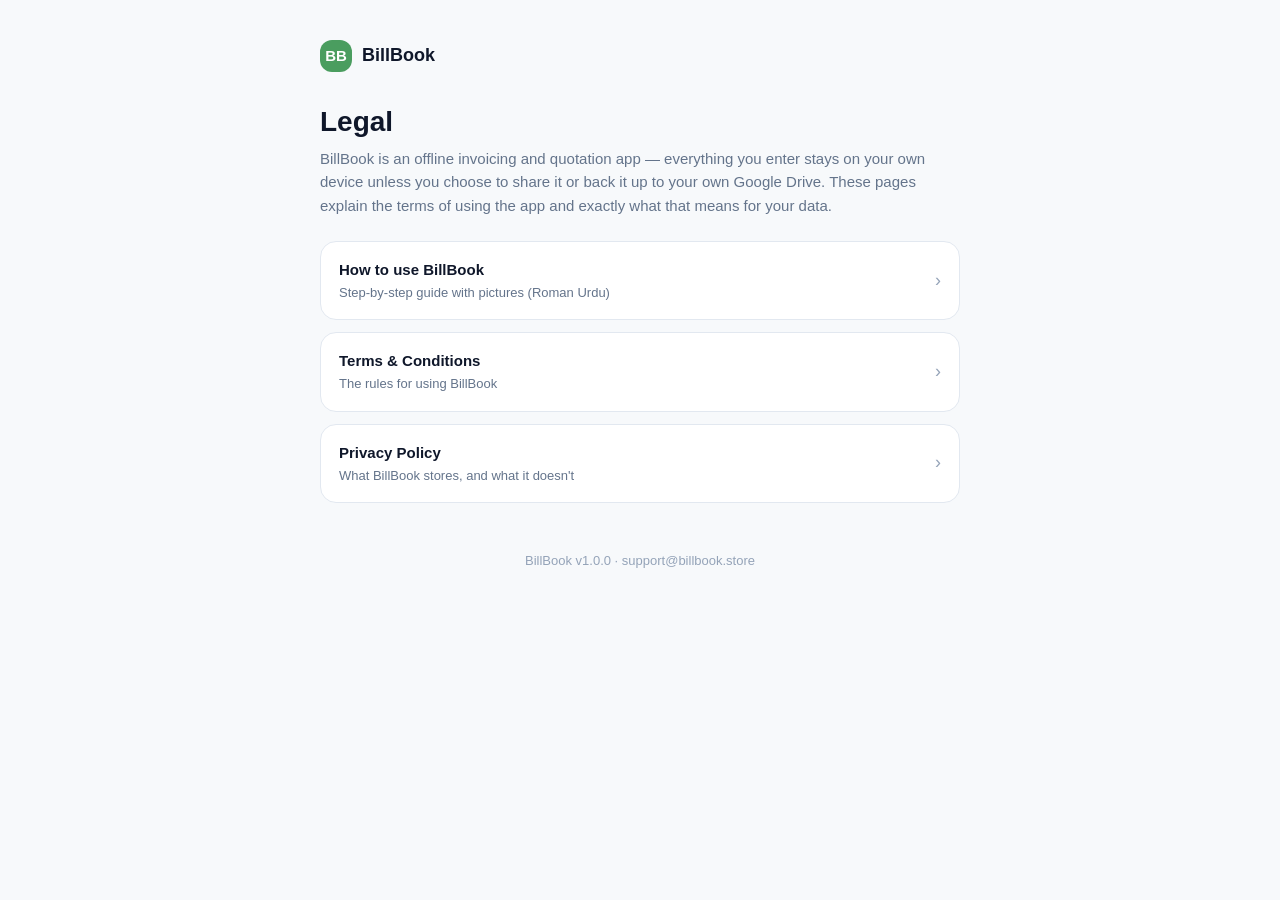
<file: index.html>
<!doctype html>
<html lang="en">
  <head>
    <meta charset="UTF-8" />
    <meta name="viewport" content="width=device-width, initial-scale=1" />
    <title>BillBook — Legal</title>
    <meta
      name="description"
      content="Terms & Conditions and Privacy Policy for BillBook, the offline invoicing and quotation app."
    />
    <link rel="stylesheet" href="styles.css" />
  </head>
  <body>
    <div class="page">
      <header class="site-header">
        <a class="brand" href="index.html">
          <span class="brand-mark">BB</span>
          BillBook
        </a>
      </header>

      <h1>Legal</h1>
      <p class="subtitle">
        BillBook is an offline invoicing and quotation app — everything you
        enter stays on your own device unless you choose to share it or back it
        up to your own Google Drive. These pages explain the terms of using
        the app and exactly what that means for your data.
      </p>

      <div class="card-grid">
        <a class="card-link" href="guide.html">
          <div>
            <div class="card-link-title">How to use BillBook</div>
            <div class="card-link-subtitle">
              Step-by-step guide with pictures (Roman Urdu)
            </div>
          </div>
          <span class="card-link-arrow">›</span>
        </a>
        <a class="card-link" href="terms.html">
          <div>
            <div class="card-link-title">Terms & Conditions</div>
            <div class="card-link-subtitle">The rules for using BillBook</div>
          </div>
          <span class="card-link-arrow">›</span>
        </a>
        <a class="card-link" href="privacy.html">
          <div>
            <div class="card-link-title">Privacy Policy</div>
            <div class="card-link-subtitle">
              What BillBook stores, and what it doesn't
            </div>
          </div>
          <span class="card-link-arrow">›</span>
        </a>
      </div>

      <footer>BillBook v1.0.0 · support@billbook.store</footer>
    </div>
  </body>
</html>
</file>
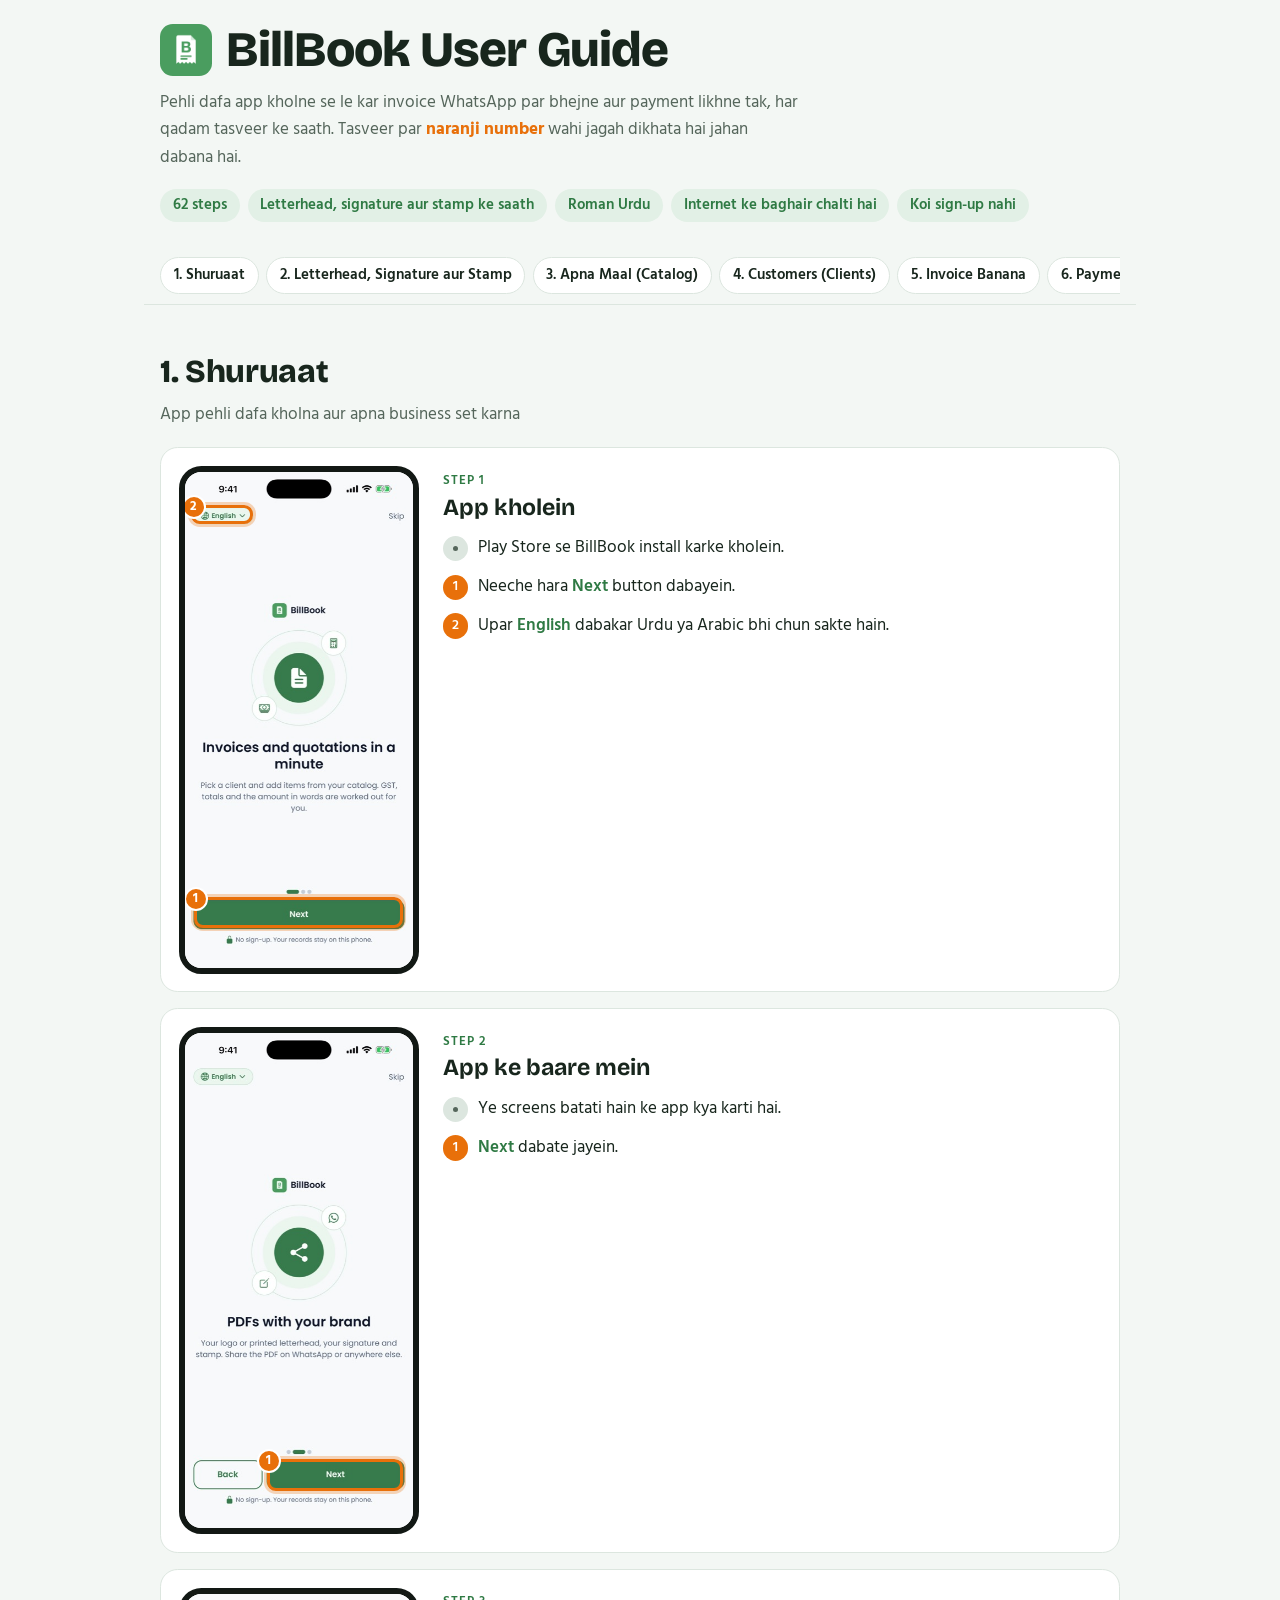
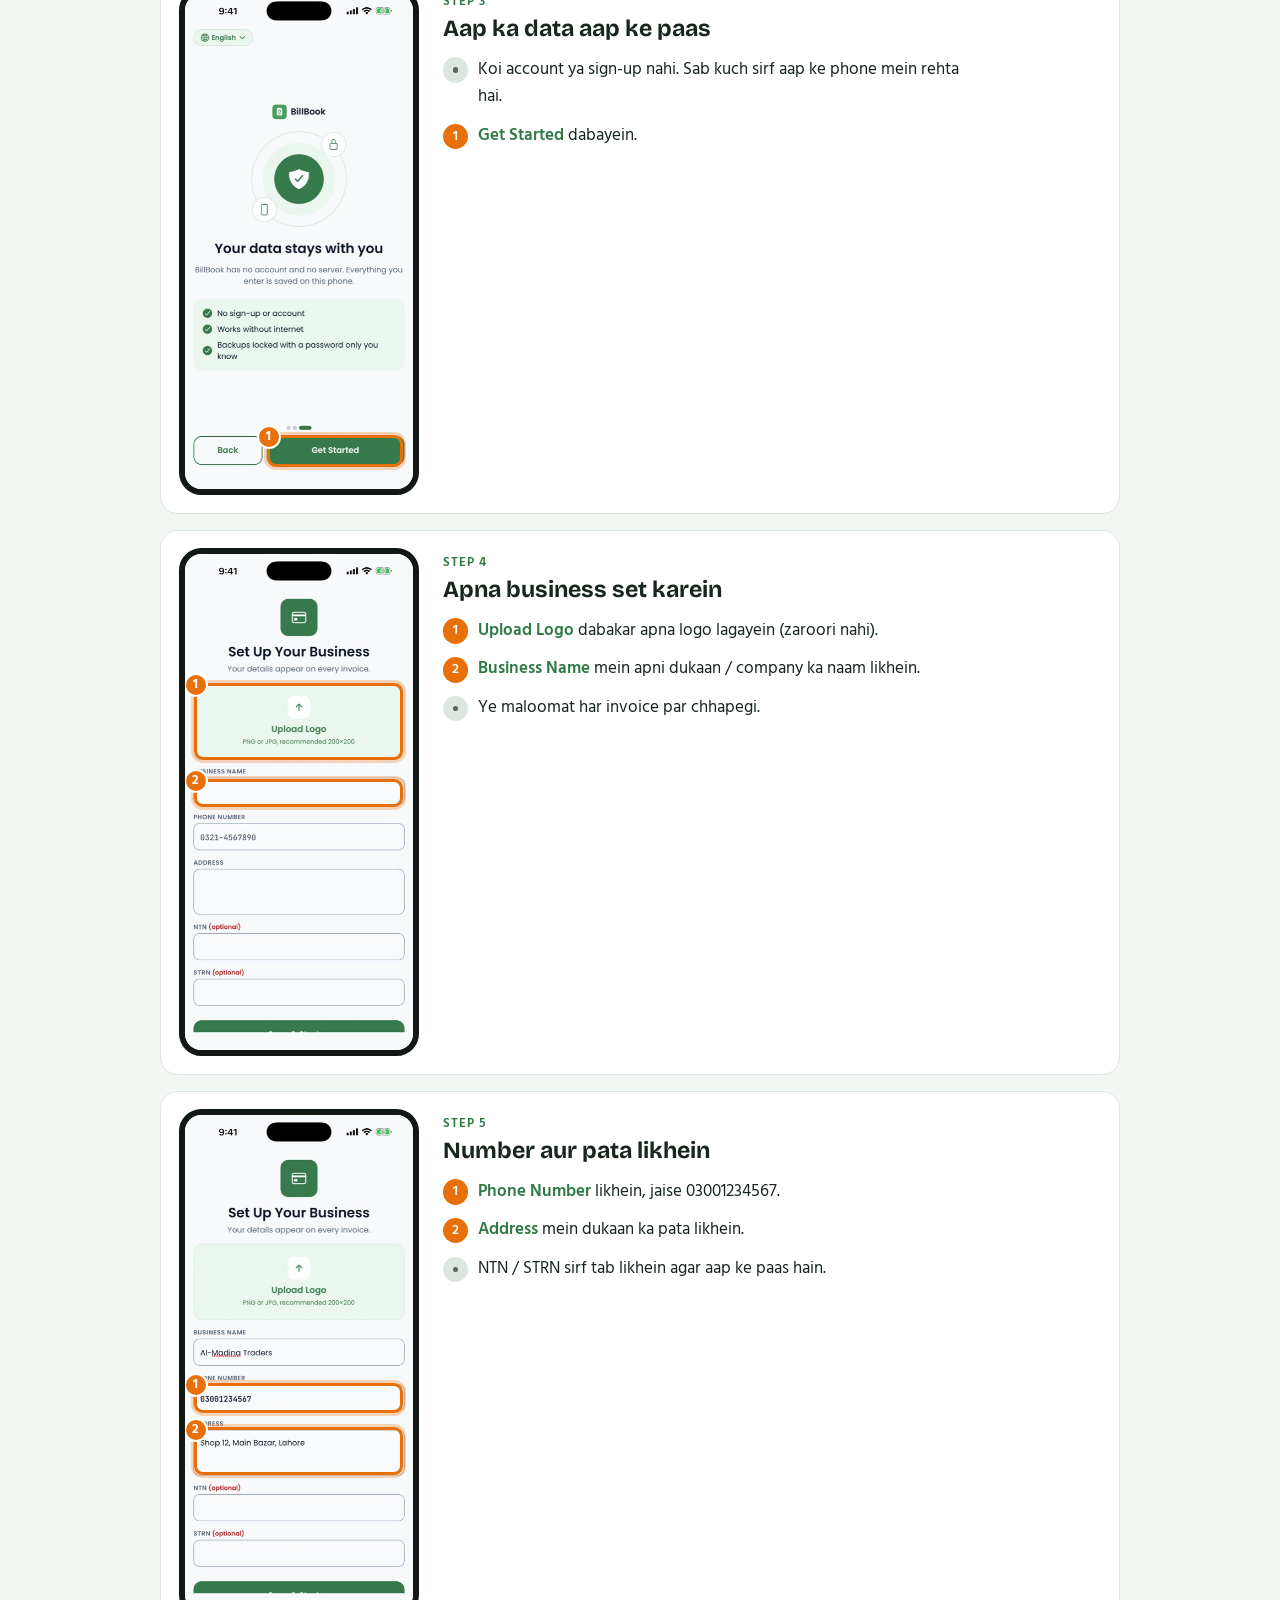
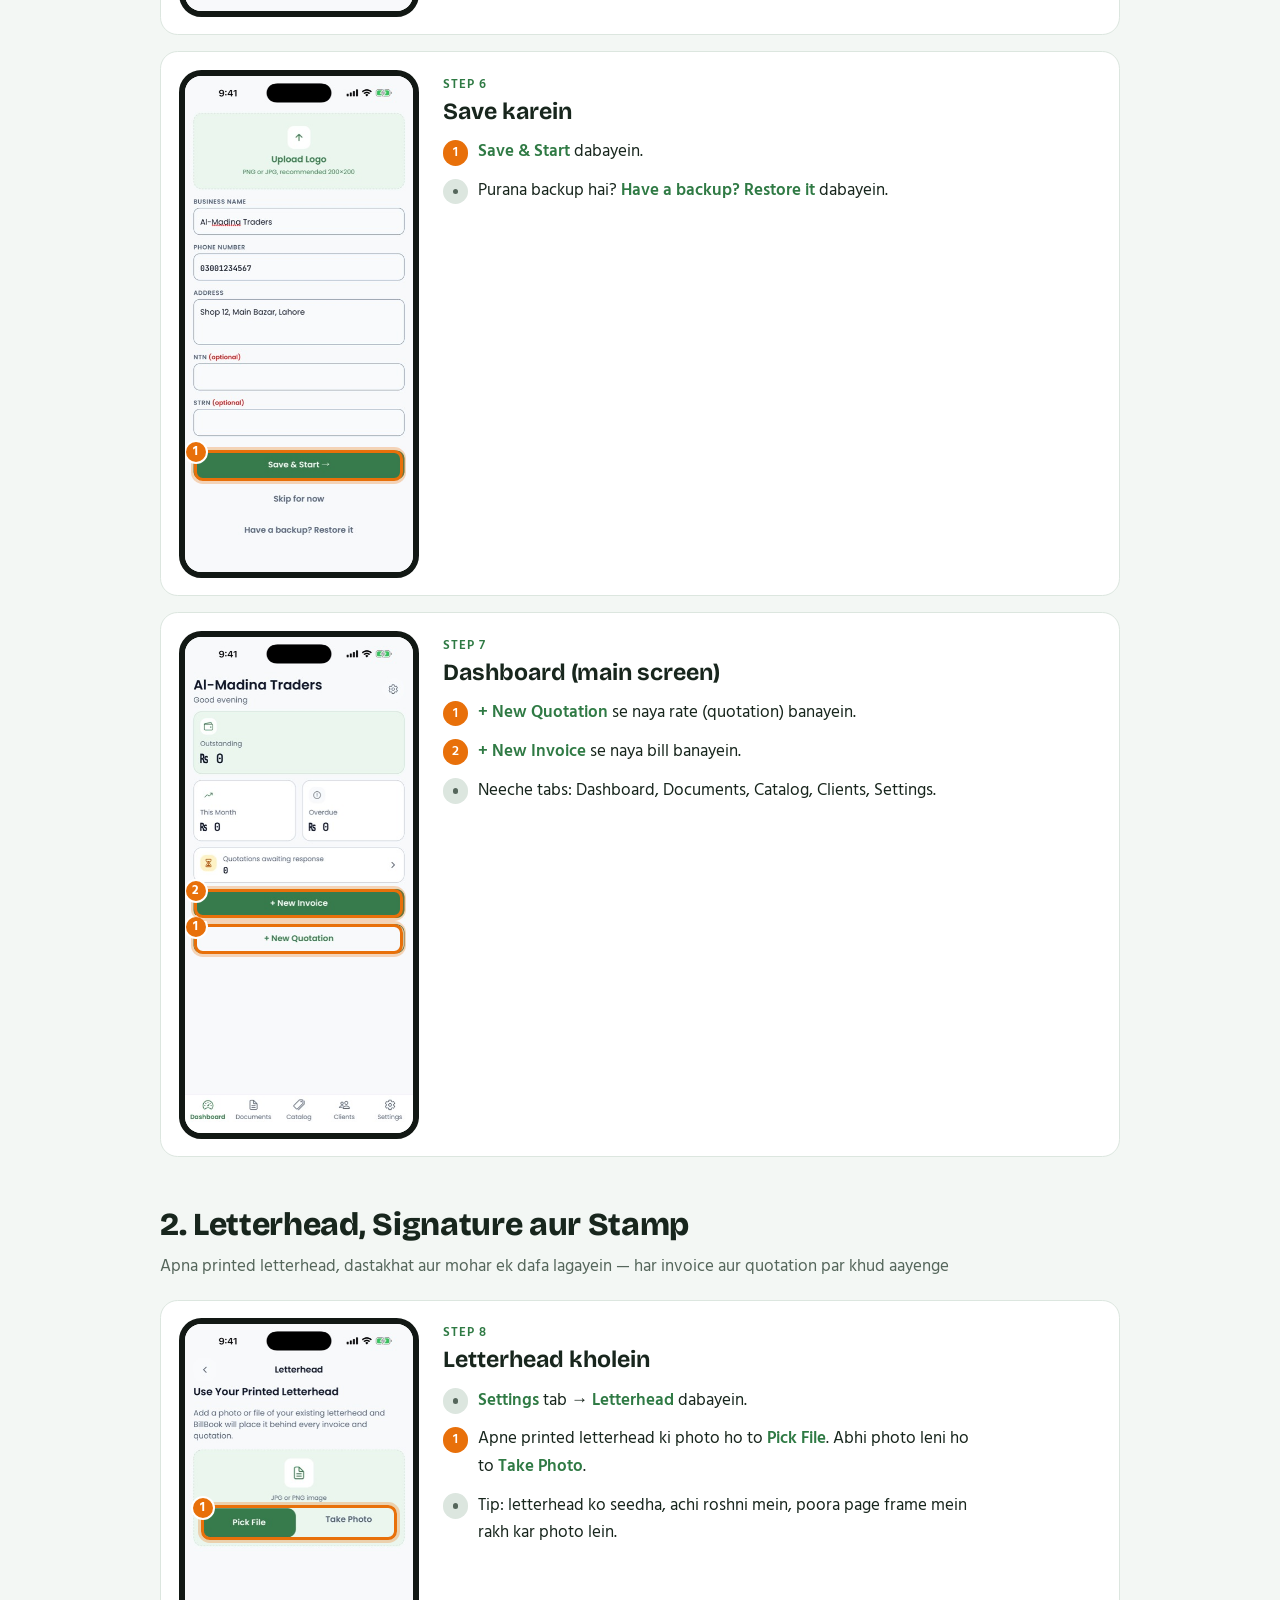
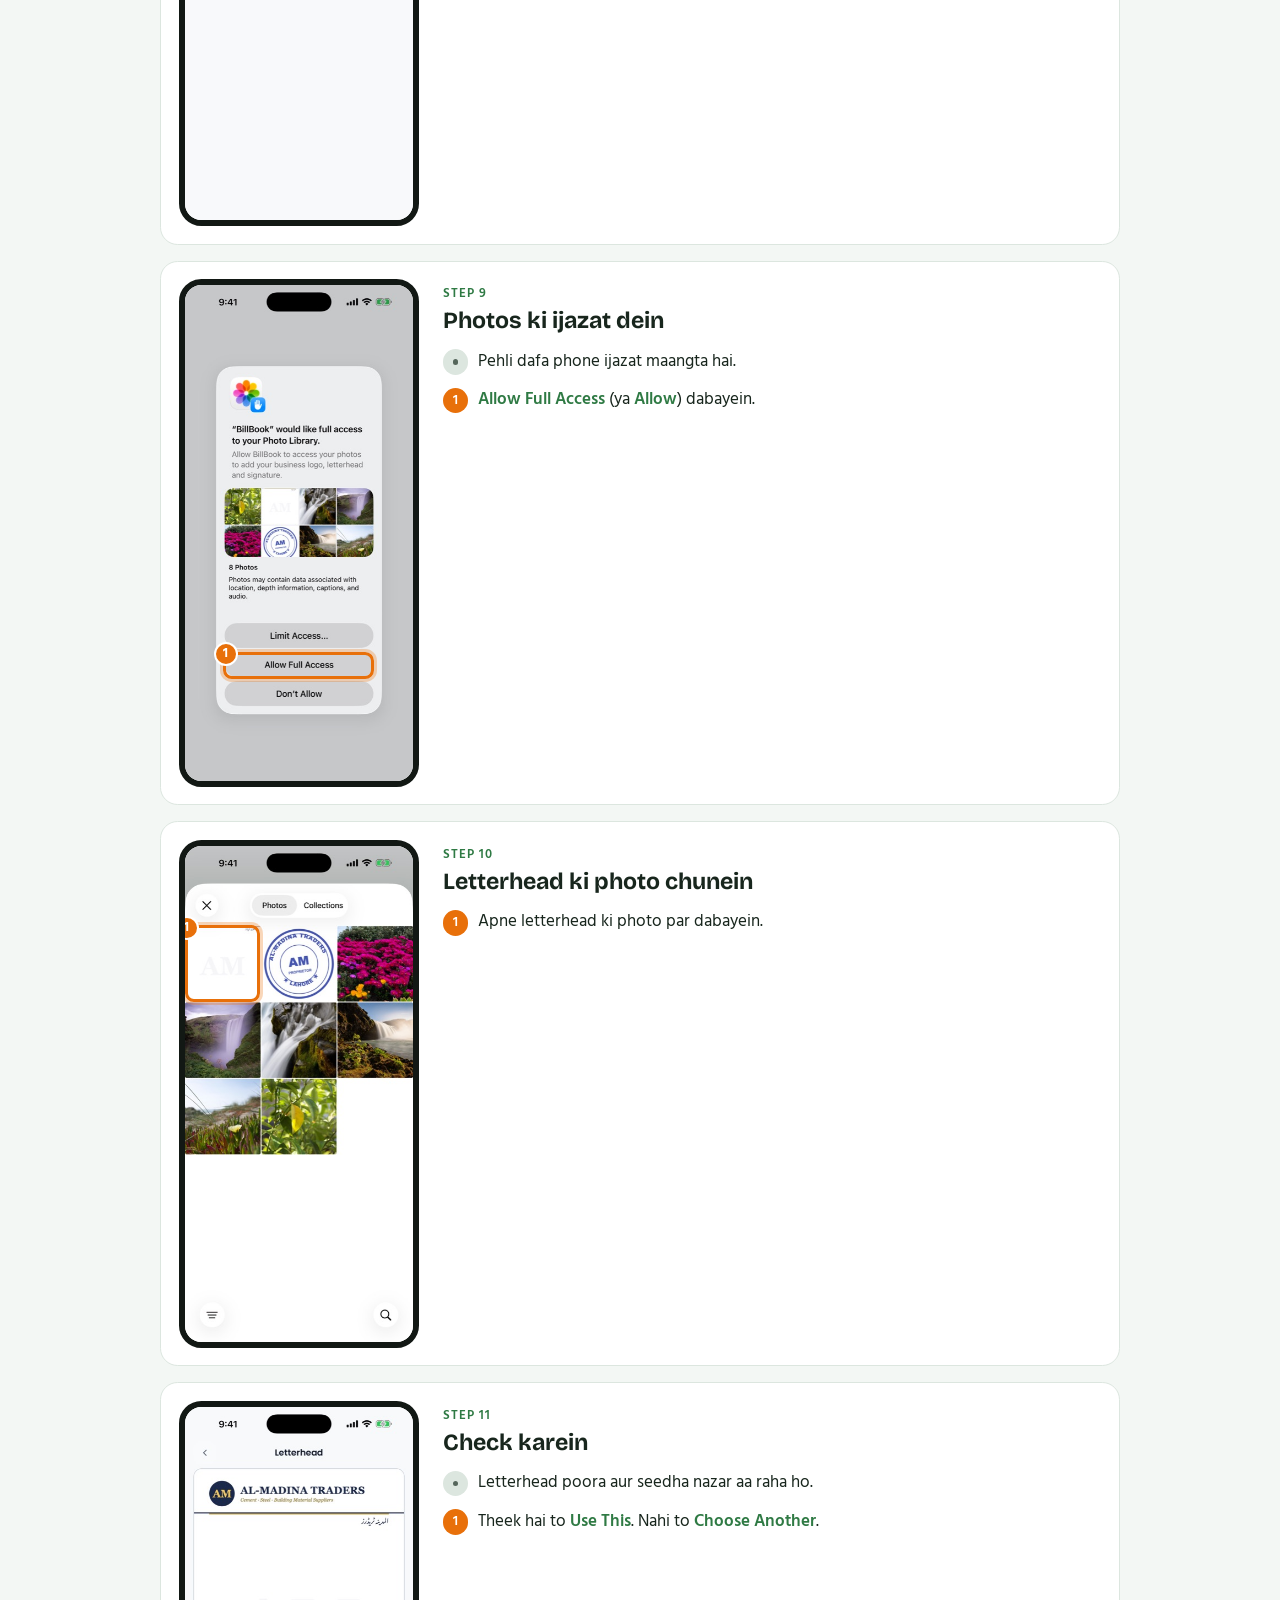
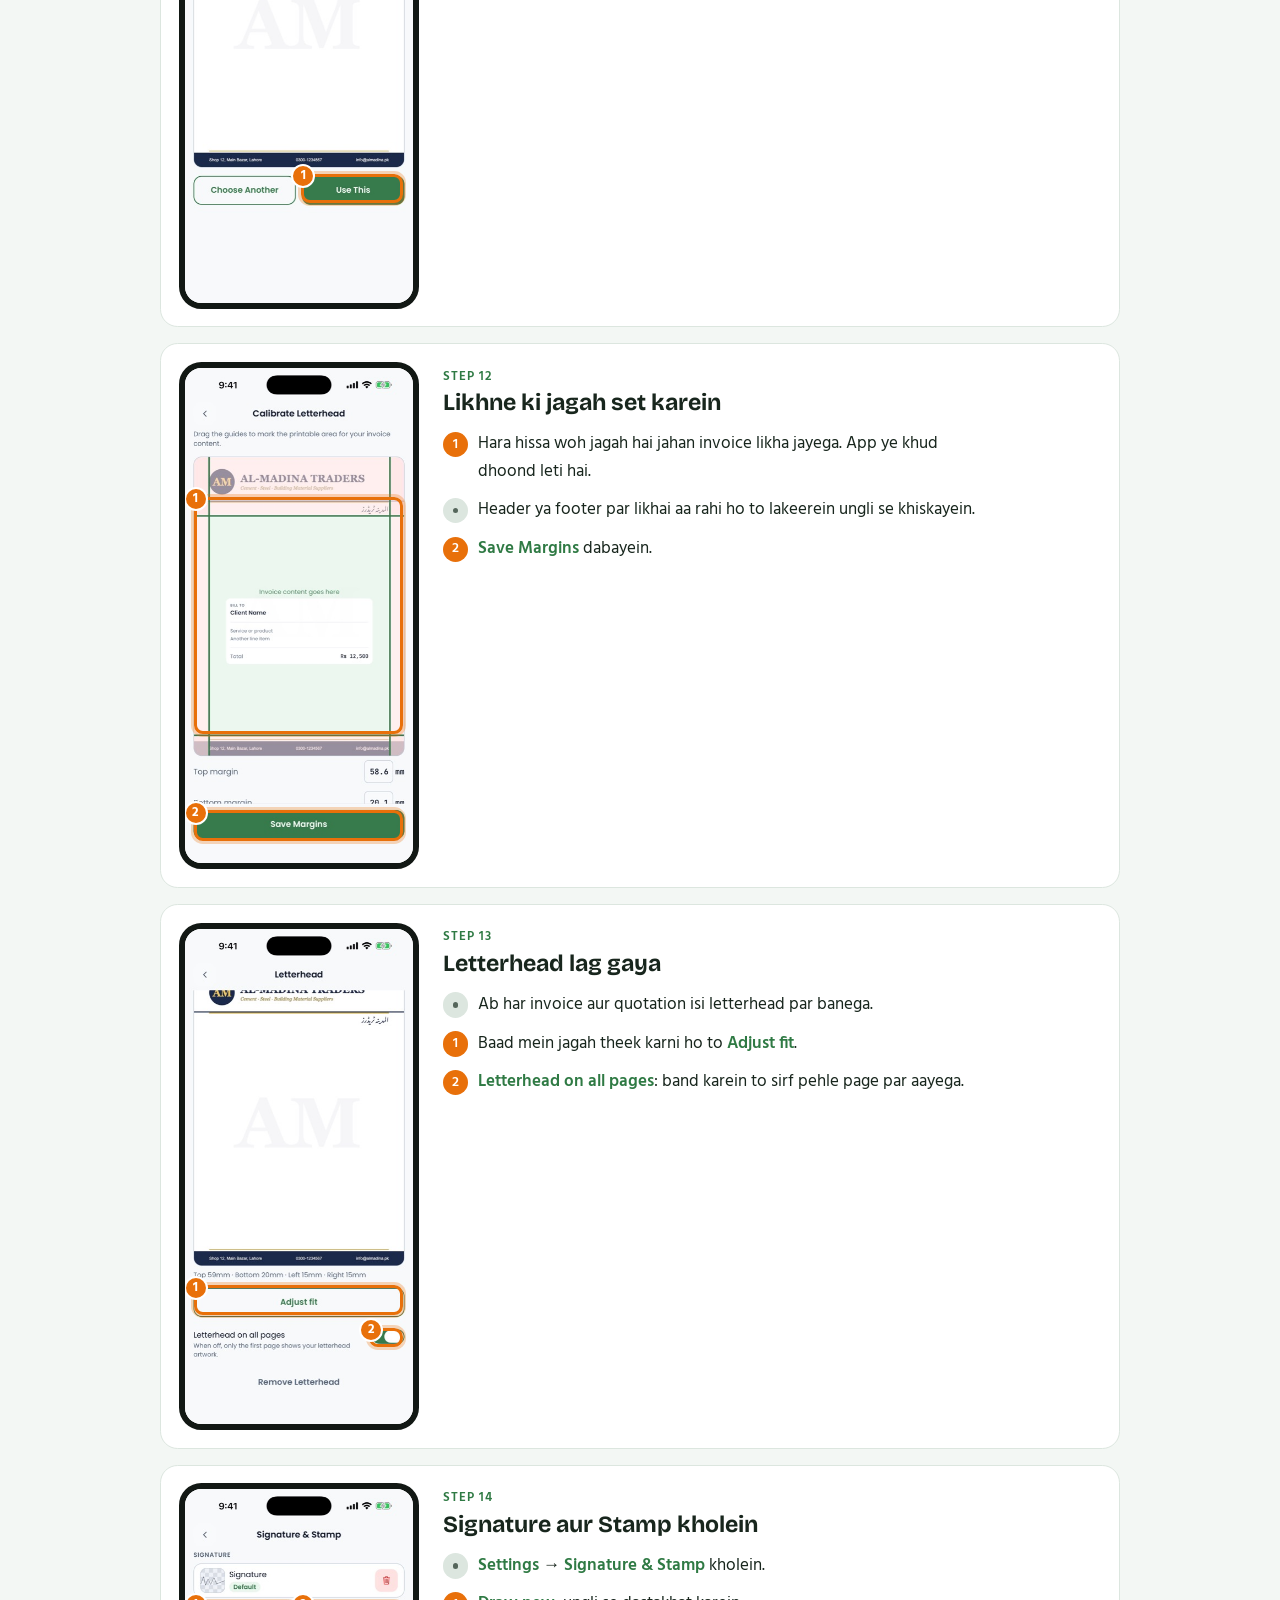
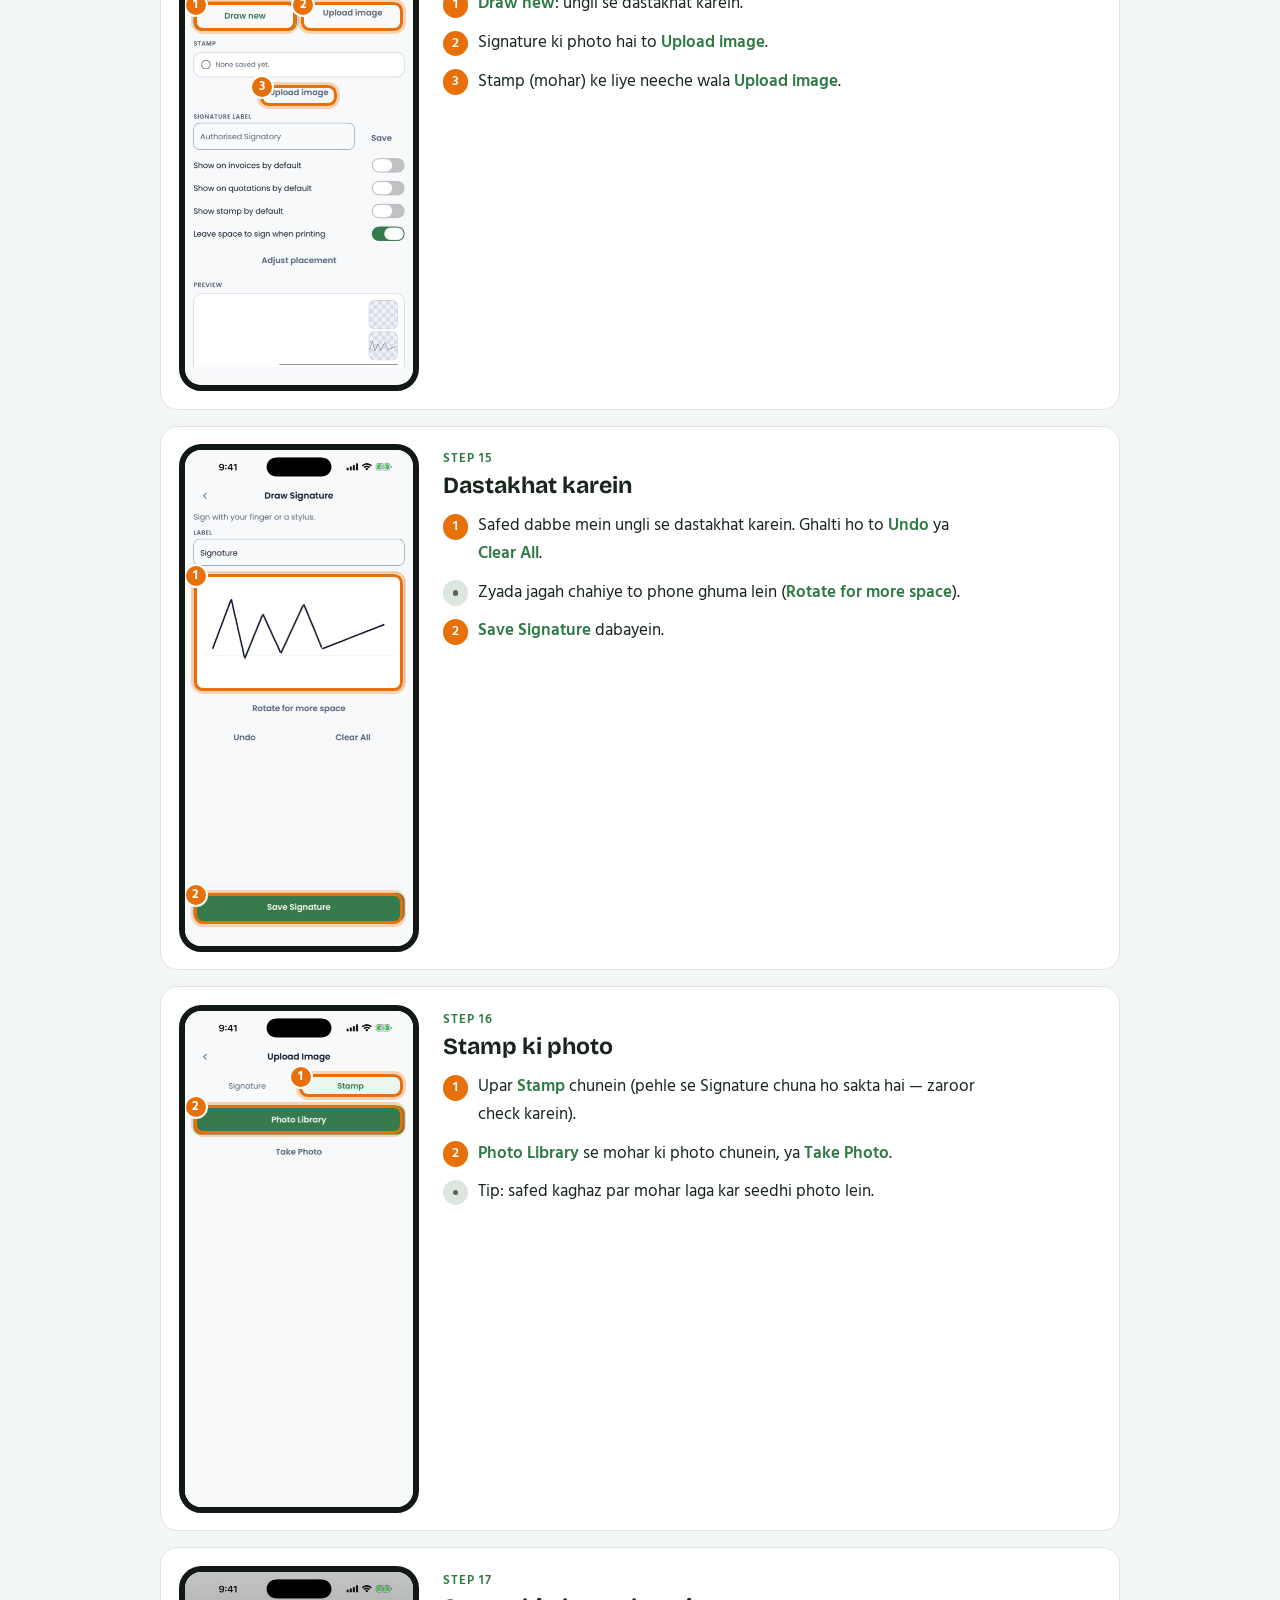
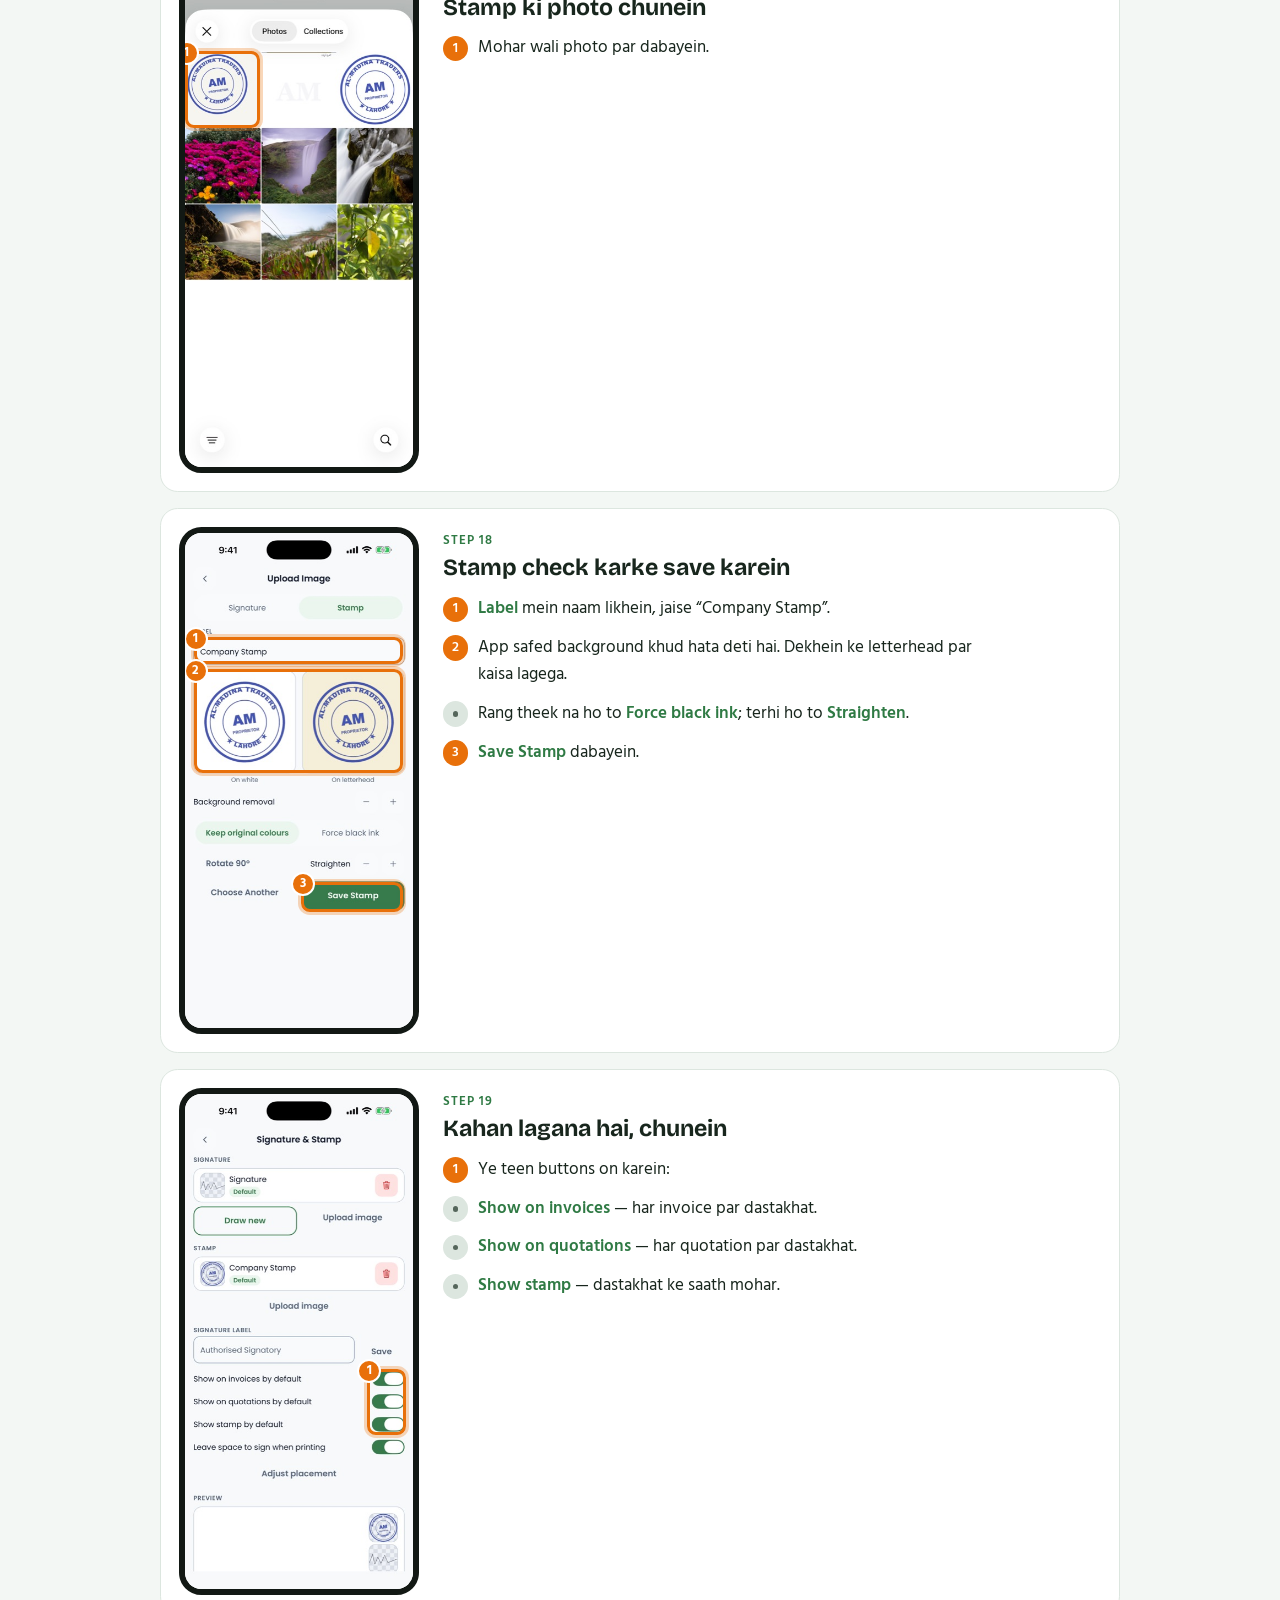
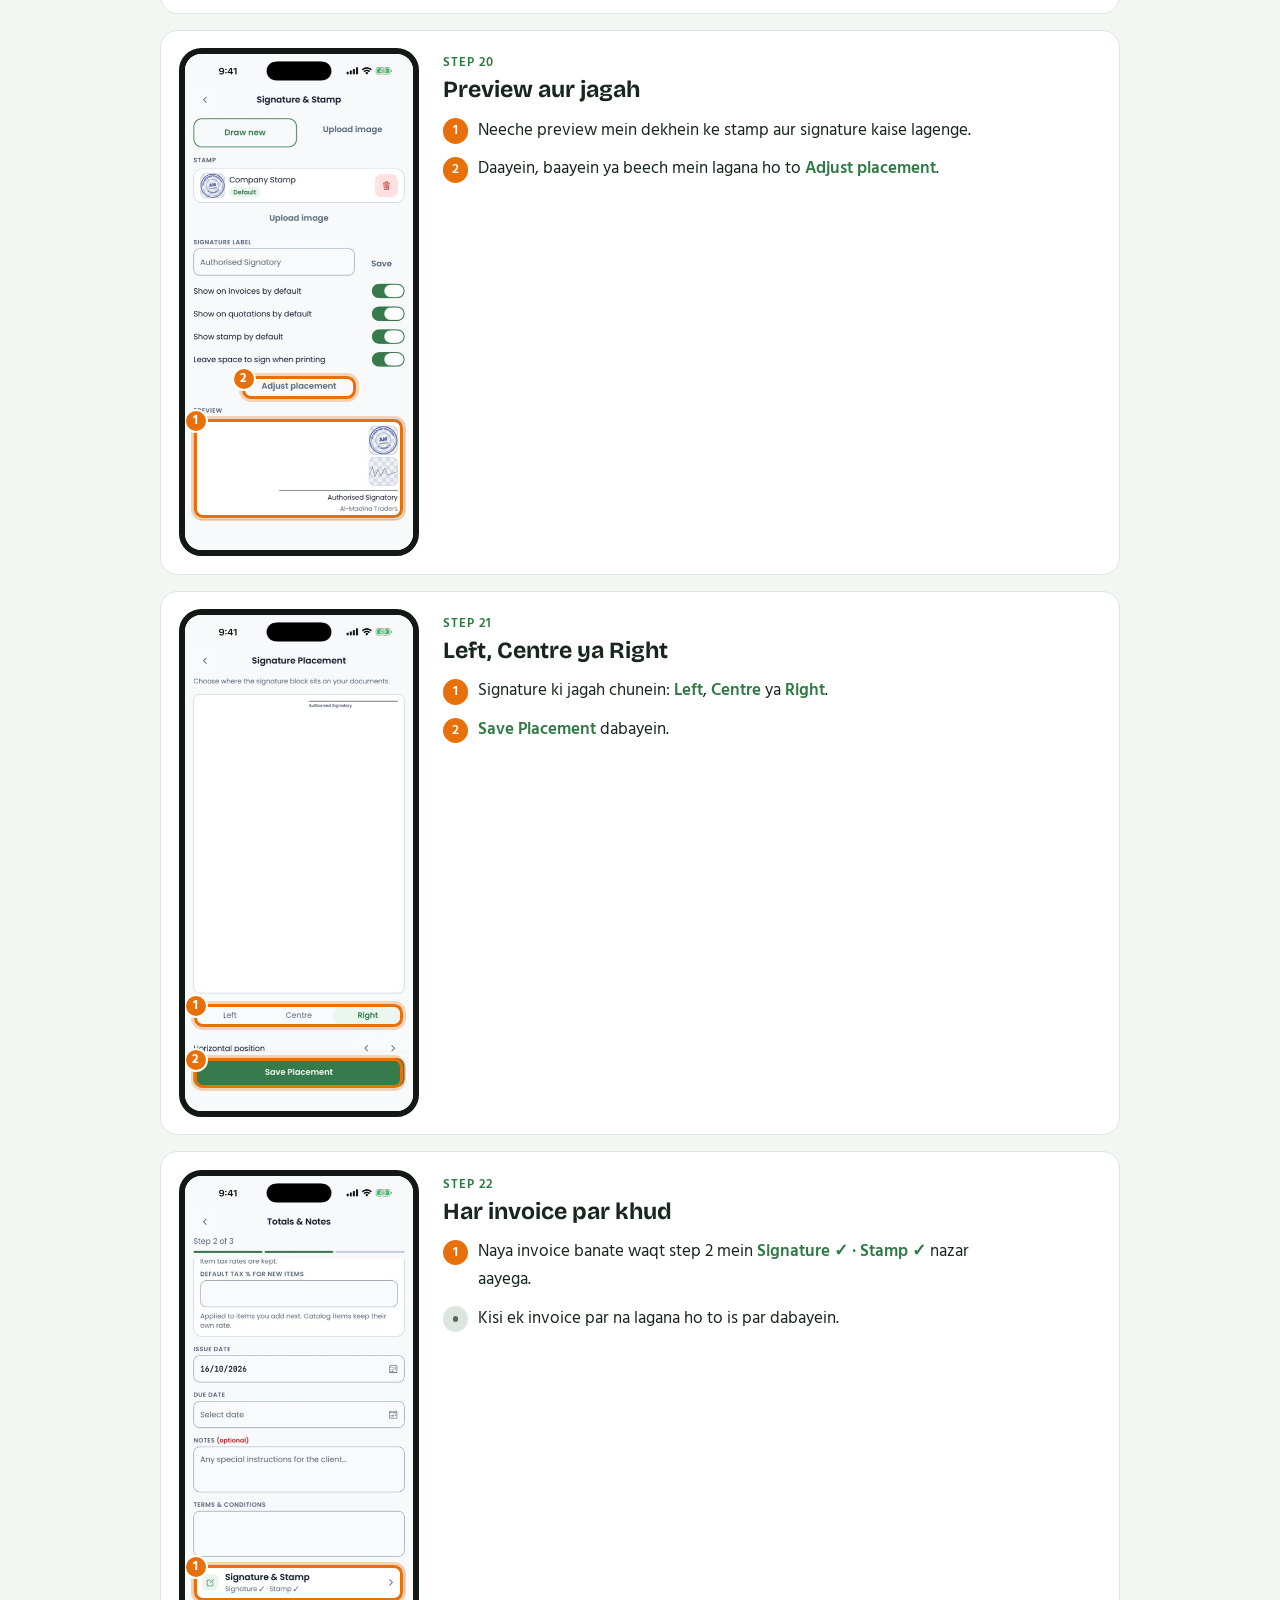
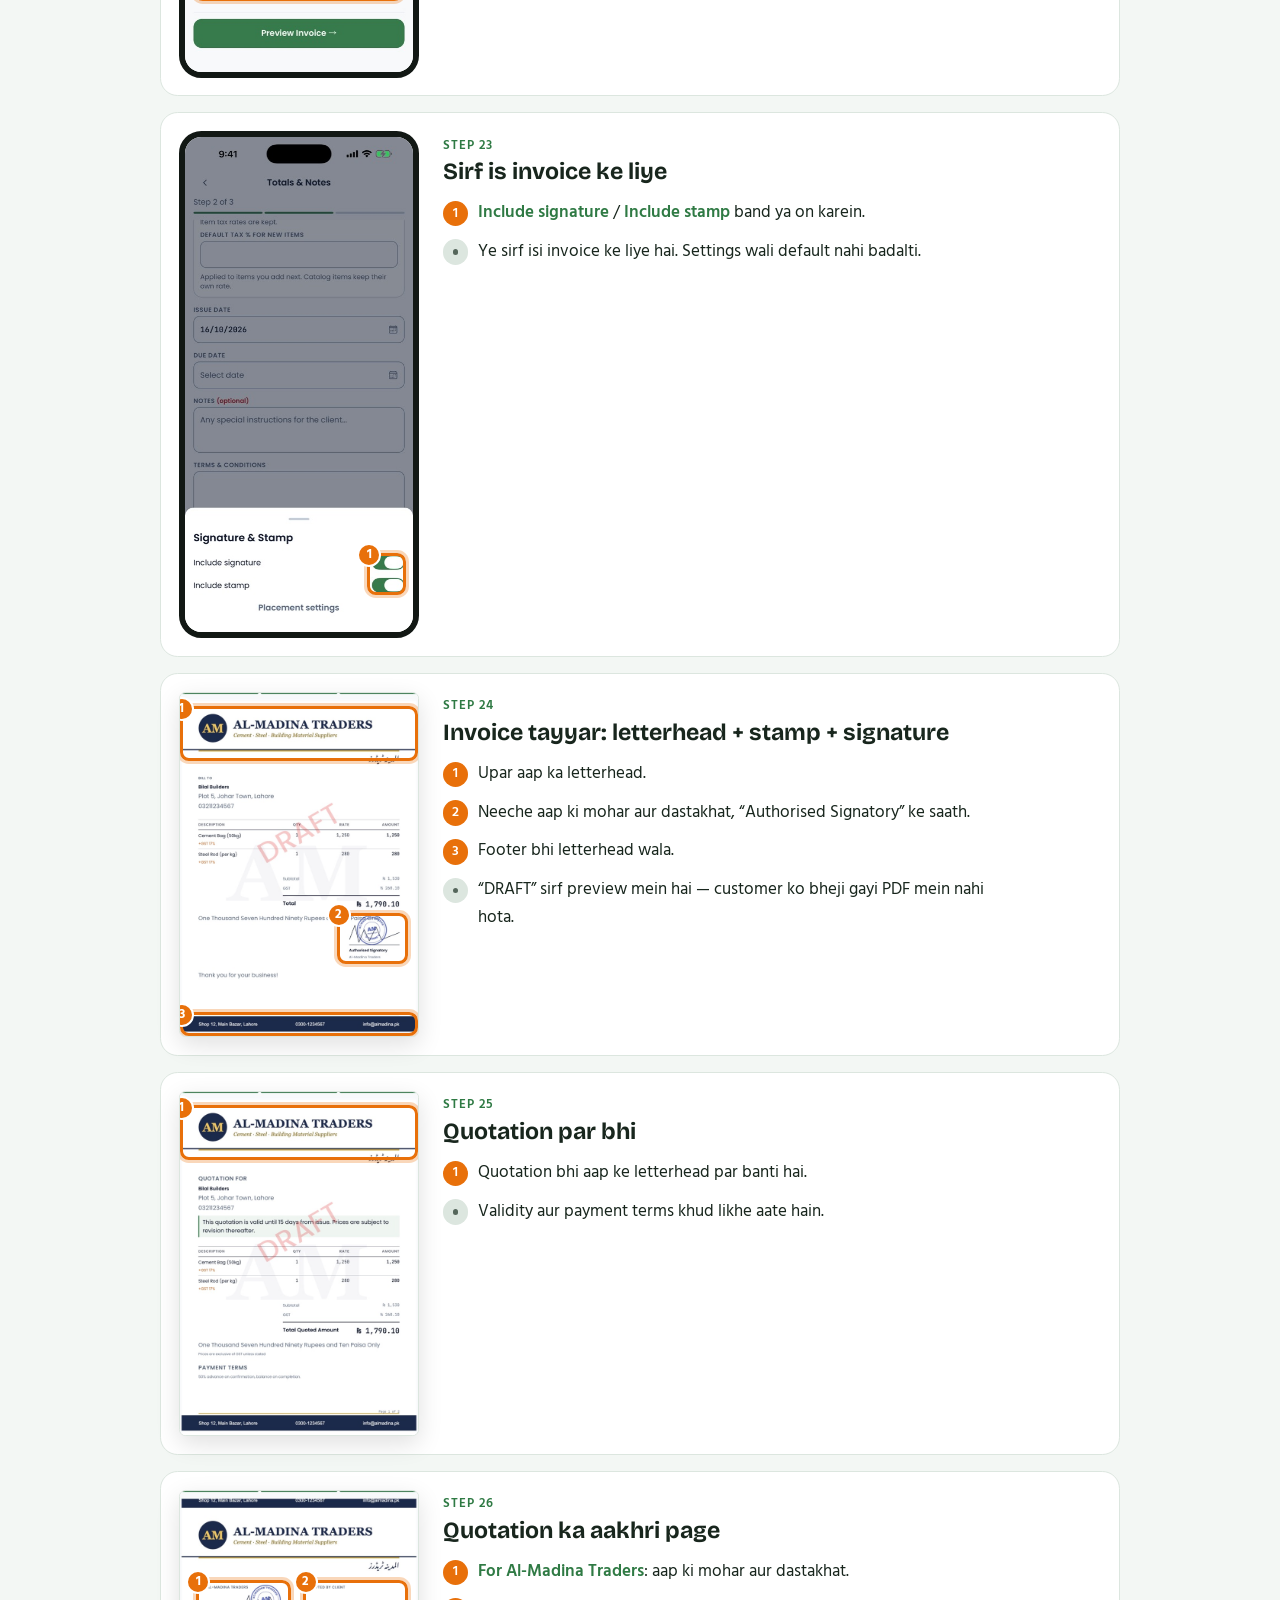
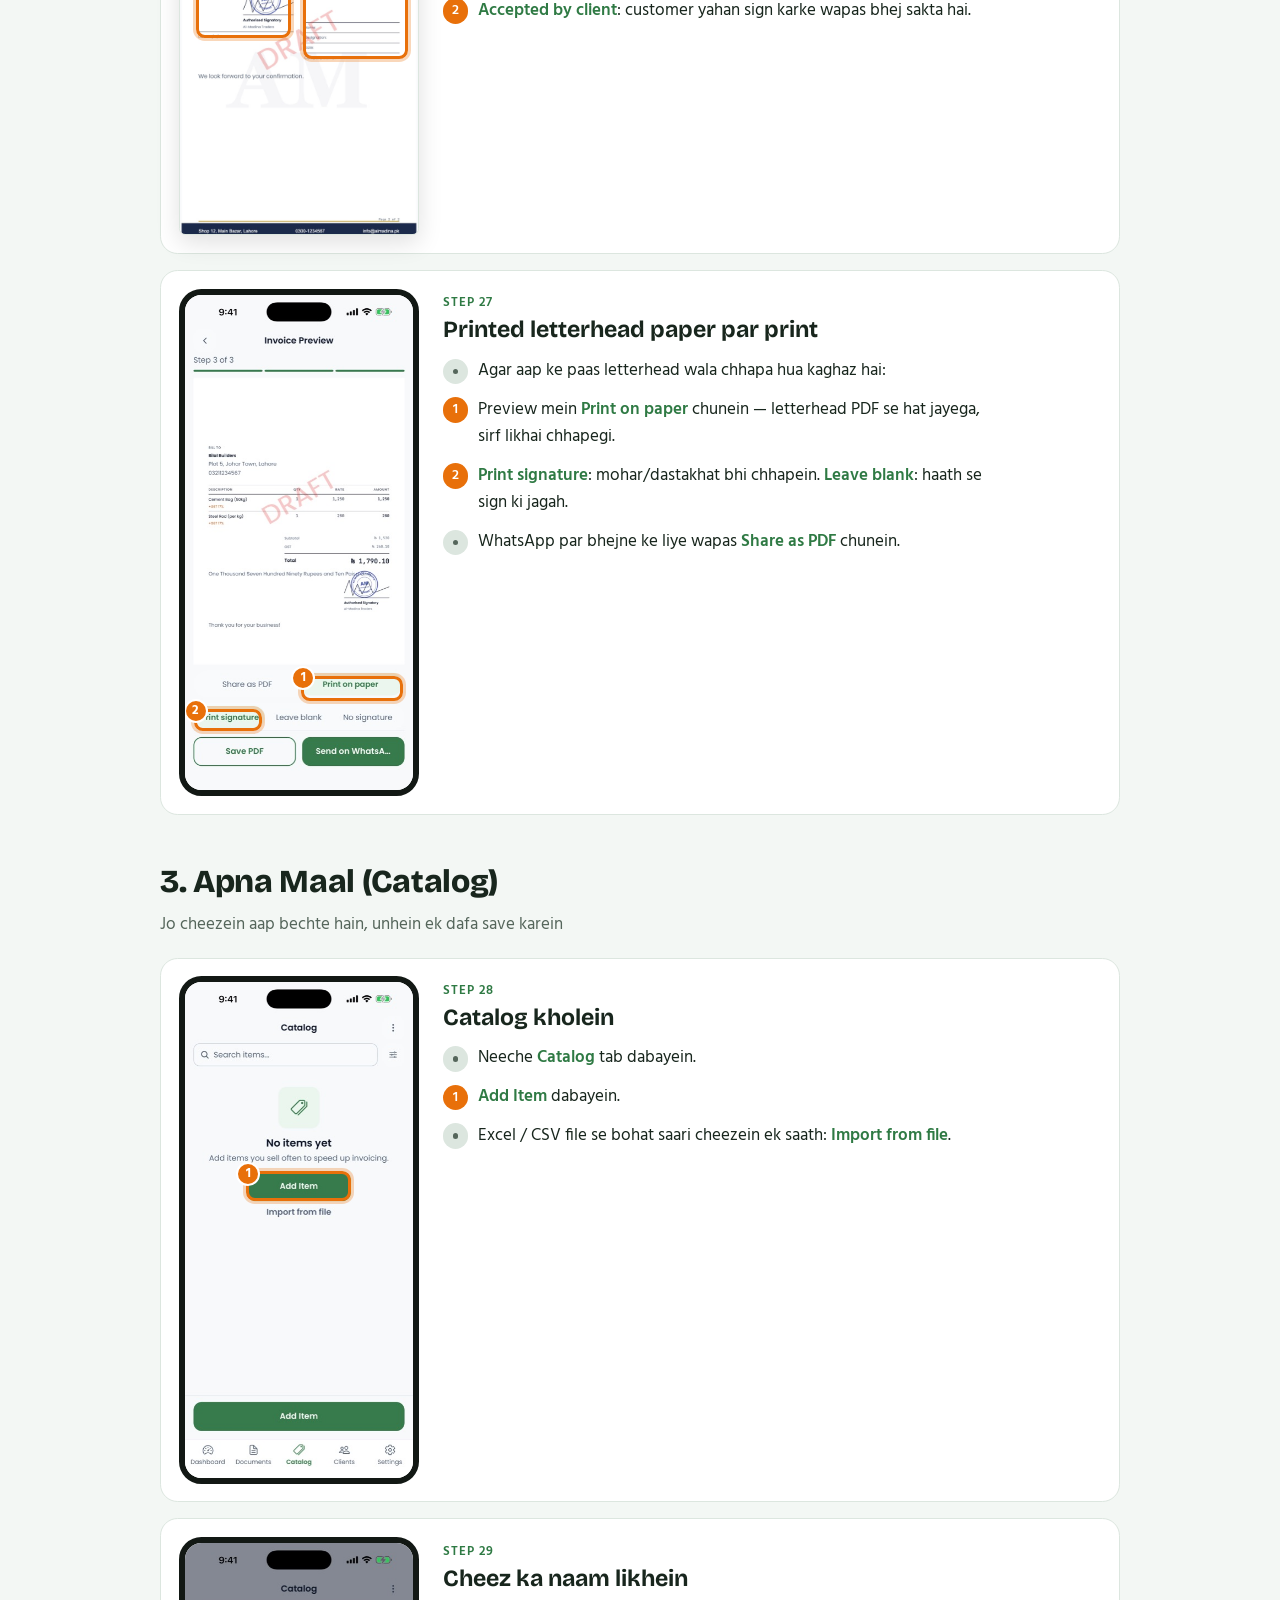
<file: guide.html>
<!doctype html>
<html lang="en">
<head>
<meta charset="utf-8">
<meta name="viewport" content="width=device-width, initial-scale=1, viewport-fit=cover">
<meta name="description" content="BillBook istemal karne ka tareeqa: letterhead, signature, stamp, invoice, quotation aur payment, har qadam tasveer ke saath.">
<link rel="icon" href="guide/icon.png">
<title>BillBook User Guide</title>
<link rel="preconnect" href="https://fonts.googleapis.com"><link rel="preconnect" href="https://fonts.gstatic.com" crossorigin>
<link rel="stylesheet" href="https://fonts.googleapis.com/css2?family=Bricolage+Grotesque:opsz,wght@12..96,700;12..96,800&family=Hind:wght@400;500;600&display=swap">
<style>
body{margin:0}
img{max-width:100%}
/* Layout: one reading column; each step pairs a phone screenshot (with numbered highlights) and its instructions. */
:root{
  --bg:#F3F7F4; --surface:#FFFFFF; --ink:#18261D; --muted:#55665B; --line:#DCE6DF;
  --accent:#2F7A44; --accent-soft:#E2F0E6; --mark:#E8700A; --mark-ring:rgba(232,112,10,.28);
  --display:"Bricolage Grotesque", "Avenir Next", "Segoe UI", sans-serif;
  --text:"Hind", "Segoe UI", Roboto, Arial, sans-serif;
}
@media (prefers-color-scheme: dark){ :root:not([data-theme="light"]){
  --bg:#0F1712; --surface:#17221B; --ink:#E6EFE8; --muted:#9BAFA1; --line:#26352B;
  --accent:#6CC287; --accent-soft:#1E3326; --mark:#FF9433; --mark-ring:rgba(255,148,51,.3); color-scheme:dark } }
:root[data-theme="dark"]{
  --bg:#0F1712; --surface:#17221B; --ink:#E6EFE8; --muted:#9BAFA1; --line:#26352B;
  --accent:#6CC287; --accent-soft:#1E3326; --mark:#FF9433; --mark-ring:rgba(255,148,51,.3); color-scheme:dark }
*{box-sizing:border-box}
body{background:var(--bg);color:var(--ink);font-family:var(--text);font-size:1.075rem;line-height:1.6;padding-inline:16px}
.wrap{max-width:60rem;margin-inline:auto;padding-block:1.5rem 4rem}
.top{display:flex;align-items:center;gap:.9rem;flex-wrap:wrap}
.top img{width:3.25rem;height:3.25rem;border-radius:.8rem}
h1{font-family:var(--display);font-weight:800;font-size:clamp(2rem,6vw,3.1rem);line-height:1.05;letter-spacing:-.02em;margin:0;text-wrap:balance}
.lede{color:var(--muted);max-width:40rem;margin:.8rem 0 0}
.facts{display:flex;flex-wrap:wrap;gap:.5rem;margin:1.1rem 0 0;padding:0;list-style:none}
.facts li{background:var(--accent-soft);color:var(--accent);font-weight:600;font-size:.92rem;padding:.3rem .8rem;border-radius:2rem}
nav{position:sticky;top:env(safe-area-inset-top,0px);z-index:5;background:var(--bg);margin:1.6rem -16px 0;padding:.6rem 16px;border-bottom:1px solid var(--line)}
.navrow{display:flex;gap:.45rem;overflow-x:auto;scrollbar-width:none}
.navrow a{flex:none;color:var(--ink);text-decoration:none;font-weight:600;font-size:.92rem;padding:.35rem .8rem;border:1px solid var(--line);border-radius:2rem;background:var(--surface)}
.navrow a:hover,.navrow a:focus-visible{border-color:var(--accent);color:var(--accent);outline:none}
section{margin-top:2.6rem;scroll-margin-top:4rem}
.sh h2{font-family:var(--display);font-weight:800;font-size:clamp(1.5rem,4vw,2rem);margin:0;letter-spacing:-.01em;text-wrap:balance}
.sh p{margin:.2rem 0 0;color:var(--muted)}
.steps{list-style:none;padding:0;margin:1.2rem 0 0;display:grid;gap:1rem}
.step{display:grid;grid-template-columns:minmax(0,15rem) minmax(0,1fr);gap:1.5rem;align-items:start;background:var(--surface);border:1px solid var(--line);border-radius:1.1rem;padding:1.1rem}
.shot{position:relative;margin:0;border-radius:1.4rem;overflow:hidden;border:6px solid #121814;max-width:100%}
.shot img{display:block;width:100%;height:auto}
.shot.doc{border:1px solid var(--line);border-radius:.4rem;background:#fff;box-shadow:0 8px 24px rgba(0,0,0,.12)}
.hl{position:absolute;border:3px solid var(--mark);border-radius:.55rem;box-shadow:0 0 0 3px var(--mark-ring)}
.hl b{position:absolute;top:-.8rem;left:-.8rem;width:1.5rem;height:1.5rem;border-radius:50%;background:var(--mark);color:#fff;font-size:.8rem;display:grid;place-items:center;border:2px solid #fff;font-family:var(--text)}
.txt{min-width:0;padding-top:.3rem}
.sn{margin:0;font-size:.8rem;font-weight:600;letter-spacing:.08em;text-transform:uppercase;color:var(--accent)}
h3{font-family:var(--display);font-weight:700;font-size:1.45rem;line-height:1.2;margin:.15rem 0 .8rem;text-wrap:balance}
.bul{list-style:none;padding:0;margin:0;display:grid;gap:.7rem;max-width:34rem}
.bul li{display:grid;grid-template-columns:1.6rem 1fr;gap:.6rem;align-items:start}
.bul b{color:var(--accent);font-weight:600}
.mk{width:1.6rem;height:1.6rem;border-radius:50%;background:var(--mark);color:#fff;font-weight:600;font-size:.85rem;display:grid;place-items:center;margin-top:.1rem}
.mk.dot{background:var(--line)}
.mk.dot::after{content:"";width:.35rem;height:.35rem;border-radius:50%;background:var(--muted)}
.faq{margin-top:3rem;display:grid;gap:.7rem}
.faq h2{font-family:var(--display);font-weight:800;font-size:1.7rem;margin:0 0 .3rem}
details{background:var(--surface);border:1px solid var(--line);border-radius:.9rem;padding:.8rem 1rem}
summary{font-weight:600;cursor:pointer}
details p{margin:.5rem 0 0;color:var(--muted)}
.help{margin-top:2.5rem;display:flex;flex-wrap:wrap;gap:.8rem;align-items:center;justify-content:space-between;background:var(--accent-soft);border-radius:1rem;padding:1.1rem 1.2rem}
.help p{margin:0}
.mail{font-weight:600;user-select:all}
button{font:inherit;font-weight:600;background:var(--accent);color:var(--surface);border:0;border-radius:2rem;padding:.5rem 1.1rem;cursor:pointer}
button:focus-visible{outline:3px solid var(--mark);outline-offset:2px}
bdi{font-family:"Noto Nastaliq Urdu","Noto Naskh Arabic",var(--text)}
@media (max-width:40rem){ .step{grid-template-columns:1fr} .shot{max-width:16rem;margin-inline:auto} }
@media (prefers-reduced-motion:reduce){ html{scroll-behavior:auto} }
html{scroll-behavior:smooth}
</style>
</head>
<body>
<div class="wrap">
<header>
 <div class="top"><img src="guide/icon.png" alt=""><h1>BillBook User Guide</h1></div>
 <p class="lede">Pehli dafa app kholne se le kar invoice WhatsApp par bhejne aur payment likhne tak, har qadam tasveer ke saath. Tasveer par <b style="color:var(--mark)">naranji number</b> wahi jagah dikhata hai jahan dabana hai.</p>
 <ul class="facts"><li>62 steps</li><li>Letterhead, signature aur stamp ke saath</li><li>Roman Urdu</li><li>Internet ke baghair chalti hai</li><li>Koi sign-up nahi</li></ul>
</header>
<nav aria-label="Guide sections"><div class="navrow"><a href="#start">1. Shuruaat</a><a href="#brand">2. Letterhead, Signature aur Stamp</a><a href="#items">3. Apna Maal (Catalog)</a><a href="#clients">4. Customers (Clients)</a><a href="#invoice">5. Invoice Banana</a><a href="#payment">6. Payment Likhna</a><a href="#quote">7. Quotation</a><a href="#settings">8. Settings</a></div></nav>
<section id="start"><header class="sh"><h2>1. Shuruaat</h2><p>App pehli dafa kholna aur apna business set karna</p></header><ol class="steps"><li class="step" id="step-1">
<figure class="shot"><img src="guide/01.jpg" alt="App kholein — screen" width="414" height="900" loading="lazy"><span class="hl" style="left:4%;top:85.8%;width:92%;height:6.2%"><b>1</b></span><span class="hl" style="left:3%;top:6.6%;width:27%;height:4%"><b>2</b></span></figure>
<div class="txt"><p class="sn">Step 1</p><h3>App kholein</h3><ol class="bul"><li><span class="mk dot" aria-hidden="true"></span><span>Play Store se BillBook install karke kholein.</span></li><li><span class="mk" aria-hidden="true">1</span><span>Neeche hara <b>Next</b> button dabayein.</span></li><li><span class="mk" aria-hidden="true">2</span><span>Upar <b>English</b> dabakar Urdu ya Arabic bhi chun sakte hain.</span></li></ol></div></li><li class="step" id="step-2">
<figure class="shot"><img src="guide/03.jpg" alt="App ke baare mein — screen" width="414" height="900" loading="lazy"><span class="hl" style="left:36%;top:86%;width:60%;height:6.5%"><b>1</b></span></figure>
<div class="txt"><p class="sn">Step 2</p><h3>App ke baare mein</h3><ol class="bul"><li><span class="mk dot" aria-hidden="true"></span><span>Ye screens batati hain ke app kya karti hai.</span></li><li><span class="mk" aria-hidden="true">1</span><span><b>Next</b> dabate jayein.</span></li></ol></div></li><li class="step" id="step-3">
<figure class="shot"><img src="guide/04.jpg" alt="Aap ka data aap ke paas — screen" width="414" height="900" loading="lazy"><span class="hl" style="left:36%;top:89%;width:60%;height:6.5%"><b>1</b></span></figure>
<div class="txt"><p class="sn">Step 3</p><h3>Aap ka data aap ke paas</h3><ol class="bul"><li><span class="mk dot" aria-hidden="true"></span><span>Koi account ya sign-up nahi. Sab kuch sirf aap ke phone mein rehta hai.</span></li><li><span class="mk" aria-hidden="true">1</span><span><b>Get Started</b> dabayein.</span></li></ol></div></li><li class="step" id="step-4">
<figure class="shot"><img src="guide/05.jpg" alt="Apna business set karein — screen" width="414" height="900" loading="lazy"><span class="hl" style="left:4%;top:26%;width:92%;height:15.5%"><b>1</b></span><span class="hl" style="left:4%;top:45.3%;width:92%;height:5.6%"><b>2</b></span></figure>
<div class="txt"><p class="sn">Step 4</p><h3>Apna business set karein</h3><ol class="bul"><li><span class="mk" aria-hidden="true">1</span><span><b>Upload Logo</b> dabakar apna logo lagayein (zaroori nahi).</span></li><li><span class="mk" aria-hidden="true">2</span><span><b>Business Name</b> mein apni dukaan / company ka naam likhein.</span></li><li><span class="mk dot" aria-hidden="true"></span><span>Ye maloomat har invoice par chhapegi.</span></li></ol></div></li><li class="step" id="step-5">
<figure class="shot"><img src="guide/06.jpg" alt="Number aur pata likhein — screen" width="414" height="900" loading="lazy"><span class="hl" style="left:4%;top:54%;width:92%;height:6%"><b>1</b></span><span class="hl" style="left:4%;top:63%;width:92%;height:9.5%"><b>2</b></span></figure>
<div class="txt"><p class="sn">Step 5</p><h3>Number aur pata likhein</h3><ol class="bul"><li><span class="mk" aria-hidden="true">1</span><span><b>Phone Number</b> likhein, jaise 03001234567.</span></li><li><span class="mk" aria-hidden="true">2</span><span><b>Address</b> mein dukaan ka pata likhein.</span></li><li><span class="mk dot" aria-hidden="true"></span><span>NTN / STRN sirf tab likhein agar aap ke paas hain.</span></li></ol></div></li><li class="step" id="step-6">
<figure class="shot"><img src="guide/07.jpg" alt="Save karein — screen" width="414" height="900" loading="lazy"><span class="hl" style="left:4%;top:75.5%;width:92%;height:6.2%"><b>1</b></span></figure>
<div class="txt"><p class="sn">Step 6</p><h3>Save karein</h3><ol class="bul"><li><span class="mk" aria-hidden="true">1</span><span><b>Save &amp; Start</b> dabayein.</span></li><li><span class="mk dot" aria-hidden="true"></span><span>Purana backup hai? <b>Have a backup? Restore it</b> dabayein.</span></li></ol></div></li><li class="step" id="step-7">
<figure class="shot"><img src="guide/09.jpg" alt="Dashboard (main screen) — screen" width="414" height="900" loading="lazy"><span class="hl" style="left:4%;top:58%;width:92%;height:6%"><b>1</b></span><span class="hl" style="left:4%;top:50.8%;width:92%;height:6%"><b>2</b></span></figure>
<div class="txt"><p class="sn">Step 7</p><h3>Dashboard (main screen)</h3><ol class="bul"><li><span class="mk" aria-hidden="true">1</span><span><b>+ New Quotation</b> se naya rate (quotation) banayein.</span></li><li><span class="mk" aria-hidden="true">2</span><span><b>+ New Invoice</b> se naya bill banayein.</span></li><li><span class="mk dot" aria-hidden="true"></span><span>Neeche tabs: Dashboard, Documents, Catalog, Clients, Settings.</span></li></ol></div></li></ol></section><section id="brand"><header class="sh"><h2>2. Letterhead, Signature aur Stamp</h2><p>Apna printed letterhead, dastakhat aur mohar ek dafa lagayein — har invoice aur quotation par khud aayenge</p></header><ol class="steps"><li class="step" id="step-8">
<figure class="shot"><img src="guide/L1.jpg" alt="Letterhead kholein — screen" width="414" height="900" loading="lazy"><span class="hl" style="left:7%;top:36.5%;width:86%;height:7%"><b>1</b></span></figure>
<div class="txt"><p class="sn">Step 8</p><h3>Letterhead kholein</h3><ol class="bul"><li><span class="mk dot" aria-hidden="true"></span><span><b>Settings</b> tab → <b>Letterhead</b> dabayein.</span></li><li><span class="mk" aria-hidden="true">1</span><span>Apne printed letterhead ki photo ho to <b>Pick File</b>. Abhi photo leni ho to <b>Take Photo</b>.</span></li><li><span class="mk dot" aria-hidden="true"></span><span>Tip: letterhead ko seedha, achi roshni mein, poora page frame mein rakh kar photo lein.</span></li></ol></div></li><li class="step" id="step-9">
<figure class="shot"><img src="guide/Lperm.jpg" alt="Photos ki ijazat dein — screen" width="414" height="900" loading="lazy"><span class="hl" style="left:17%;top:74%;width:66%;height:5.5%"><b>1</b></span></figure>
<div class="txt"><p class="sn">Step 9</p><h3>Photos ki ijazat dein</h3><ol class="bul"><li><span class="mk dot" aria-hidden="true"></span><span>Pehli dafa phone ijazat maangta hai.</span></li><li><span class="mk" aria-hidden="true">1</span><span><b>Allow Full Access</b> (ya <b>Allow</b>) dabayein.</span></li></ol></div></li><li class="step" id="step-10">
<figure class="shot"><img src="guide/L3.jpg" alt="Letterhead ki photo chunein — screen" width="414" height="900" loading="lazy"><span class="hl" style="left:0%;top:16%;width:33%;height:15.5%"><b>1</b></span></figure>
<div class="txt"><p class="sn">Step 10</p><h3>Letterhead ki photo chunein</h3><ol class="bul"><li><span class="mk" aria-hidden="true">1</span><span>Apne letterhead ki photo par dabayein.</span></li></ol></div></li><li class="step" id="step-11">
<figure class="shot"><img src="guide/L4.jpg" alt="Check karein — screen" width="414" height="900" loading="lazy"><span class="hl" style="left:51%;top:74%;width:45%;height:6%"><b>1</b></span></figure>
<div class="txt"><p class="sn">Step 11</p><h3>Check karein</h3><ol class="bul"><li><span class="mk dot" aria-hidden="true"></span><span>Letterhead poora aur seedha nazar aa raha ho.</span></li><li><span class="mk" aria-hidden="true">1</span><span>Theek hai to <b>Use This</b>. Nahi to <b>Choose Another</b>.</span></li></ol></div></li><li class="step" id="step-12">
<figure class="shot"><img src="guide/L5.jpg" alt="Likhne ki jagah set karein — screen" width="414" height="900" loading="lazy"><span class="hl" style="left:4%;top:26%;width:92%;height:48%"><b>1</b></span><span class="hl" style="left:4%;top:89.3%;width:92%;height:6.2%"><b>2</b></span></figure>
<div class="txt"><p class="sn">Step 12</p><h3>Likhne ki jagah set karein</h3><ol class="bul"><li><span class="mk" aria-hidden="true">1</span><span>Hara hissa woh jagah hai jahan invoice likha jayega. App ye khud dhoond leti hai.</span></li><li><span class="mk dot" aria-hidden="true"></span><span>Header ya footer par likhai aa rahi ho to lakeerein ungli se khiskayein.</span></li><li><span class="mk" aria-hidden="true">2</span><span><b>Save Margins</b> dabayein.</span></li></ol></div></li><li class="step" id="step-13">
<figure class="shot"><img src="guide/L8.jpg" alt="Letterhead lag gaya — screen" width="414" height="900" loading="lazy"><span class="hl" style="left:4%;top:72%;width:92%;height:6%"><b>1</b></span><span class="hl" style="left:81%;top:80.5%;width:15%;height:4%"><b>2</b></span></figure>
<div class="txt"><p class="sn">Step 13</p><h3>Letterhead lag gaya</h3><ol class="bul"><li><span class="mk dot" aria-hidden="true"></span><span>Ab har invoice aur quotation isi letterhead par banega.</span></li><li><span class="mk" aria-hidden="true">1</span><span>Baad mein jagah theek karni ho to <b>Adjust fit</b>.</span></li><li><span class="mk" aria-hidden="true">2</span><span><b>Letterhead on all pages</b>: band karein to sirf pehle page par aayega.</span></li></ol></div></li><li class="step" id="step-14">
<figure class="shot"><img src="guide/S2.jpg" alt="Signature aur Stamp kholein — screen" width="414" height="900" loading="lazy"><span class="hl" style="left:4%;top:22.8%;width:45%;height:5.8%"><b>1</b></span><span class="hl" style="left:51%;top:22.8%;width:45%;height:5.8%"><b>2</b></span><span class="hl" style="left:33%;top:39.5%;width:34%;height:4.2%"><b>3</b></span></figure>
<div class="txt"><p class="sn">Step 14</p><h3>Signature aur Stamp kholein</h3><ol class="bul"><li><span class="mk dot" aria-hidden="true"></span><span><b>Settings</b> → <b>Signature &amp; Stamp</b> kholein.</span></li><li><span class="mk" aria-hidden="true">1</span><span><b>Draw new</b>: ungli se dastakhat karein.</span></li><li><span class="mk" aria-hidden="true">2</span><span>Signature ki photo hai to <b>Upload image</b>.</span></li><li><span class="mk" aria-hidden="true">3</span><span>Stamp (mohar) ke liye neeche wala <b>Upload image</b>.</span></li></ol></div></li><li class="step" id="step-15">
<figure class="shot"><img src="guide/S1.jpg" alt="Dastakhat karein — screen" width="414" height="900" loading="lazy"><span class="hl" style="left:4%;top:25%;width:92%;height:23.5%"><b>1</b></span><span class="hl" style="left:4%;top:89.3%;width:92%;height:6.2%"><b>2</b></span></figure>
<div class="txt"><p class="sn">Step 15</p><h3>Dastakhat karein</h3><ol class="bul"><li><span class="mk" aria-hidden="true">1</span><span>Safed dabbe mein ungli se dastakhat karein. Ghalti ho to <b>Undo</b> ya <b>Clear All</b>.</span></li><li><span class="mk dot" aria-hidden="true"></span><span>Zyada jagah chahiye to phone ghuma lein (<b>Rotate for more space</b>).</span></li><li><span class="mk" aria-hidden="true">2</span><span><b>Save Signature</b> dabayein.</span></li></ol></div></li><li class="step" id="step-16">
<figure class="shot"><img src="guide/S4.jpg" alt="Stamp ki photo — screen" width="414" height="900" loading="lazy"><span class="hl" style="left:50%;top:12.8%;width:46%;height:4.6%"><b>1</b></span><span class="hl" style="left:4%;top:19%;width:92%;height:5.8%"><b>2</b></span></figure>
<div class="txt"><p class="sn">Step 16</p><h3>Stamp ki photo</h3><ol class="bul"><li><span class="mk" aria-hidden="true">1</span><span>Upar <b>Stamp</b> chunein (pehle se Signature chuna ho sakta hai — zaroor check karein).</span></li><li><span class="mk" aria-hidden="true">2</span><span><b>Photo Library</b> se mohar ki photo chunein, ya <b>Take Photo</b>.</span></li><li><span class="mk dot" aria-hidden="true"></span><span>Tip: safed kaghaz par mohar laga kar seedhi photo lein.</span></li></ol></div></li><li class="step" id="step-17">
<figure class="shot"><img src="guide/S8.jpg" alt="Stamp ki photo chunein — screen" width="414" height="900" loading="lazy"><span class="hl" style="left:0%;top:16%;width:33%;height:15.5%"><b>1</b></span></figure>
<div class="txt"><p class="sn">Step 17</p><h3>Stamp ki photo chunein</h3><ol class="bul"><li><span class="mk" aria-hidden="true">1</span><span>Mohar wali photo par dabayein.</span></li></ol></div></li><li class="step" id="step-18">
<figure class="shot"><img src="guide/S10.jpg" alt="Stamp check karke save karein — screen" width="414" height="900" loading="lazy"><span class="hl" style="left:4%;top:21%;width:92%;height:5.5%"><b>1</b></span><span class="hl" style="left:4%;top:27.5%;width:92%;height:21%"><b>2</b></span><span class="hl" style="left:51%;top:70.5%;width:45%;height:6%"><b>3</b></span></figure>
<div class="txt"><p class="sn">Step 18</p><h3>Stamp check karke save karein</h3><ol class="bul"><li><span class="mk" aria-hidden="true">1</span><span><b>Label</b> mein naam likhein, jaise “Company Stamp”.</span></li><li><span class="mk" aria-hidden="true">2</span><span>App safed background khud hata deti hai. Dekhein ke letterhead par kaisa lagega.</span></li><li><span class="mk dot" aria-hidden="true"></span><span>Rang theek na ho to <b>Force black ink</b>; terhi ho to <b>Straighten</b>.</span></li><li><span class="mk" aria-hidden="true">3</span><span><b>Save Stamp</b> dabayein.</span></li></ol></div></li><li class="step" id="step-19">
<figure class="shot"><img src="guide/S12.jpg" alt="Kahan lagana hai, chunein — screen" width="414" height="900" loading="lazy"><span class="hl" style="left:80%;top:55.5%;width:17%;height:13.5%"><b>1</b></span></figure>
<div class="txt"><p class="sn">Step 19</p><h3>Kahan lagana hai, chunein</h3><ol class="bul"><li><span class="mk" aria-hidden="true">1</span><span>Ye teen buttons on karein:</span></li><li><span class="mk dot" aria-hidden="true"></span><span><b>Show on invoices</b> — har invoice par dastakhat.</span></li><li><span class="mk dot" aria-hidden="true"></span><span><b>Show on quotations</b> — har quotation par dastakhat.</span></li><li><span class="mk dot" aria-hidden="true"></span><span><b>Show stamp</b> — dastakhat ke saath mohar.</span></li></ol></div></li><li class="step" id="step-20">
<figure class="shot"><img src="guide/S13.jpg" alt="Preview aur jagah — screen" width="414" height="900" loading="lazy"><span class="hl" style="left:4%;top:73.5%;width:92%;height:20%"><b>1</b></span><span class="hl" style="left:25%;top:65%;width:50%;height:4.5%"><b>2</b></span></figure>
<div class="txt"><p class="sn">Step 20</p><h3>Preview aur jagah</h3><ol class="bul"><li><span class="mk" aria-hidden="true">1</span><span>Neeche preview mein dekhein ke stamp aur signature kaise lagenge.</span></li><li><span class="mk" aria-hidden="true">2</span><span>Daayein, baayein ya beech mein lagana ho to <b>Adjust placement</b>.</span></li></ol></div></li><li class="step" id="step-21">
<figure class="shot"><img src="guide/S14.jpg" alt="Left, Centre ya Right — screen" width="414" height="900" loading="lazy"><span class="hl" style="left:4%;top:78.5%;width:92%;height:4.6%"><b>1</b></span><span class="hl" style="left:4%;top:89.3%;width:92%;height:6.2%"><b>2</b></span></figure>
<div class="txt"><p class="sn">Step 21</p><h3>Left, Centre ya Right</h3><ol class="bul"><li><span class="mk" aria-hidden="true">1</span><span>Signature ki jagah chunein: <b>Left</b>, <b>Centre</b> ya <b>Right</b>.</span></li><li><span class="mk" aria-hidden="true">2</span><span><b>Save Placement</b> dabayein.</span></li></ol></div></li><li class="step" id="step-22">
<figure class="shot"><img src="guide/S15a.jpg" alt="Har invoice par khud — screen" width="414" height="900" loading="lazy"><span class="hl" style="left:4%;top:78.5%;width:92%;height:7.3%"><b>1</b></span></figure>
<div class="txt"><p class="sn">Step 22</p><h3>Har invoice par khud</h3><ol class="bul"><li><span class="mk" aria-hidden="true">1</span><span>Naya invoice banate waqt step 2 mein <b>Signature ✓ · Stamp ✓</b> nazar aayega.</span></li><li><span class="mk dot" aria-hidden="true"></span><span>Kisi ek invoice par na lagana ho to is par dabayein.</span></li></ol></div></li><li class="step" id="step-23">
<figure class="shot"><img src="guide/S15.jpg" alt="Sirf is invoice ke liye — screen" width="414" height="900" loading="lazy"><span class="hl" style="left:80%;top:84%;width:17%;height:8.5%"><b>1</b></span></figure>
<div class="txt"><p class="sn">Step 23</p><h3>Sirf is invoice ke liye</h3><ol class="bul"><li><span class="mk" aria-hidden="true">1</span><span><b>Include signature</b> / <b>Include stamp</b> band ya on karein.</span></li><li><span class="mk dot" aria-hidden="true"></span><span>Ye sirf isi invoice ke liye hai. Settings wali default nahi badalti.</span></li></ol></div></li><li class="step" id="step-24">
<figure class="shot doc"><img src="guide/S16zoom.jpg" alt="Invoice tayyar: letterhead + stamp + signature — screen" width="620" height="895" loading="lazy"><span class="hl" style="left:0%;top:4%;width:100%;height:16%"><b>1</b></span><span class="hl" style="left:66%;top:64%;width:30%;height:15%"><b>2</b></span><span class="hl" style="left:0%;top:93%;width:100%;height:7%"><b>3</b></span></figure>
<div class="txt"><p class="sn">Step 24</p><h3>Invoice tayyar: letterhead + stamp + signature</h3><ol class="bul"><li><span class="mk" aria-hidden="true">1</span><span>Upar aap ka letterhead.</span></li><li><span class="mk" aria-hidden="true">2</span><span>Neeche aap ki mohar aur dastakhat, “Authorised Signatory” ke saath.</span></li><li><span class="mk" aria-hidden="true">3</span><span>Footer bhi letterhead wala.</span></li><li><span class="mk dot" aria-hidden="true"></span><span>“DRAFT” sirf preview mein hai — customer ko bheji gayi PDF mein nahi hota.</span></li></ol></div></li><li class="step" id="step-25">
<figure class="shot doc"><img src="guide/S19zoom.jpg" alt="Quotation par bhi — screen" width="620" height="895" loading="lazy"><span class="hl" style="left:0%;top:4%;width:100%;height:16%"><b>1</b></span></figure>
<div class="txt"><p class="sn">Step 25</p><h3>Quotation par bhi</h3><ol class="bul"><li><span class="mk" aria-hidden="true">1</span><span>Quotation bhi aap ke letterhead par banti hai.</span></li><li><span class="mk dot" aria-hidden="true"></span><span>Validity aur payment terms khud likhe aate hain.</span></li></ol></div></li><li class="step" id="step-26">
<figure class="shot doc"><img src="guide/S20zoom.jpg" alt="Quotation ka aakhri page — screen" width="620" height="895" loading="lazy"><span class="hl" style="left:7%;top:26%;width:40%;height:17%"><b>1</b></span><span class="hl" style="left:52%;top:26%;width:44%;height:23%"><b>2</b></span></figure>
<div class="txt"><p class="sn">Step 26</p><h3>Quotation ka aakhri page</h3><ol class="bul"><li><span class="mk" aria-hidden="true">1</span><span><b>For Al-Madina Traders</b>: aap ki mohar aur dastakhat.</span></li><li><span class="mk" aria-hidden="true">2</span><span><b>Accepted by client</b>: customer yahan sign karke wapas bhej sakta hai.</span></li></ol></div></li><li class="step" id="step-27">
<figure class="shot"><img src="guide/S18.jpg" alt="Printed letterhead paper par print — screen" width="414" height="900" loading="lazy"><span class="hl" style="left:51%;top:77%;width:45%;height:5%"><b>1</b></span><span class="hl" style="left:4%;top:83.5%;width:30%;height:4.5%"><b>2</b></span></figure>
<div class="txt"><p class="sn">Step 27</p><h3>Printed letterhead paper par print</h3><ol class="bul"><li><span class="mk dot" aria-hidden="true"></span><span>Agar aap ke paas letterhead wala chhapa hua kaghaz hai:</span></li><li><span class="mk" aria-hidden="true">1</span><span>Preview mein <b>Print on paper</b> chunein — letterhead PDF se hat jayega, sirf likhai chhapegi.</span></li><li><span class="mk" aria-hidden="true">2</span><span><b>Print signature</b>: mohar/dastakhat bhi chhapein. <b>Leave blank</b>: haath se sign ki jagah.</span></li><li><span class="mk dot" aria-hidden="true"></span><span>WhatsApp par bhejne ke liye wapas <b>Share as PDF</b> chunein.</span></li></ol></div></li></ol></section><section id="items"><header class="sh"><h2>3. Apna Maal (Catalog)</h2><p>Jo cheezein aap bechte hain, unhein ek dafa save karein</p></header><ol class="steps"><li class="step" id="step-28">
<figure class="shot"><img src="guide/10.jpg" alt="Catalog kholein — screen" width="414" height="900" loading="lazy"><span class="hl" style="left:27%;top:38.2%;width:46%;height:6%"><b>1</b></span></figure>
<div class="txt"><p class="sn">Step 28</p><h3>Catalog kholein</h3><ol class="bul"><li><span class="mk dot" aria-hidden="true"></span><span>Neeche <b>Catalog</b> tab dabayein.</span></li><li><span class="mk" aria-hidden="true">1</span><span><b>Add Item</b> dabayein.</span></li><li><span class="mk dot" aria-hidden="true"></span><span>Excel / CSV file se bohat saari cheezein ek saath: <b>Import from file</b>.</span></li></ol></div></li><li class="step" id="step-29">
<figure class="shot"><img src="guide/11.jpg" alt="Cheez ka naam likhein — screen" width="414" height="900" loading="lazy"><span class="hl" style="left:4%;top:67%;width:92%;height:6%"><b>1</b></span></figure>
<div class="txt"><p class="sn">Step 29</p><h3>Cheez ka naam likhein</h3><ol class="bul"><li><span class="mk" aria-hidden="true">1</span><span><b>Item Name</b> mein cheez ka naam likhein, jaise “Cement Bag (50kg)”.</span></li></ol></div></li><li class="step" id="step-30">
<figure class="shot"><img src="guide/14.jpg" alt="Rate aur tax — screen" width="414" height="900" loading="lazy"><span class="hl" style="left:4%;top:42.5%;width:92%;height:6%"><b>1</b></span><span class="hl" style="left:4%;top:51.5%;width:92%;height:6%"><b>2</b></span><span class="hl" style="left:4%;top:58%;width:92%;height:6%"><b>3</b></span></figure>
<div class="txt"><p class="sn">Step 30</p><h3>Rate aur tax</h3><ol class="bul"><li><span class="mk" aria-hidden="true">1</span><span><b>Rate</b> mein ek cheez ki qeemat likhein.</span></li><li><span class="mk" aria-hidden="true">2</span><span><b>GST %</b> sirf tab likhein agar aap tax lagate hain (jaise 17).</span></li><li><span class="mk" aria-hidden="true">3</span><span><b>Save Item</b> dabayein.</span></li></ol></div></li><li class="step" id="step-31">
<figure class="shot"><img src="guide/x5.jpg" alt="Aap ki list tayyar — screen" width="414" height="900" loading="lazy"><span class="hl" style="left:2%;top:19%;width:96%;height:23%"><b>1</b></span></figure>
<div class="txt"><p class="sn">Step 31</p><h3>Aap ki list tayyar</h3><ol class="bul"><li><span class="mk" aria-hidden="true">1</span><span>Saari cheezein yahan nazar aayengi.</span></li><li><span class="mk dot" aria-hidden="true"></span><span>Kisi cheez par dabakar rate badal sakte hain.</span></li><li><span class="mk dot" aria-hidden="true"></span><span>⋮ dabakar delete bhi kar sakte hain.</span></li></ol></div></li></ol></section><section id="clients"><header class="sh"><h2>4. Customers (Clients)</h2><p>Apne customers ka naam aur number save karein</p></header><ol class="steps"><li class="step" id="step-32">
<figure class="shot"><img src="guide/16.jpg" alt="Clients kholein — screen" width="414" height="900" loading="lazy"><span class="hl" style="left:27%;top:40.6%;width:46%;height:6%"><b>1</b></span><span class="hl" style="left:22%;top:47%;width:56%;height:3.5%"><b>2</b></span></figure>
<div class="txt"><p class="sn">Step 32</p><h3>Clients kholein</h3><ol class="bul"><li><span class="mk" aria-hidden="true">1</span><span>Neeche <b>Clients</b> tab dabayein, phir <b>Add Client</b>.</span></li><li><span class="mk" aria-hidden="true">2</span><span>Phone ke contacts se lena ho to <b>Select many from Contacts</b>.</span></li></ol></div></li><li class="step" id="step-33">
<figure class="shot"><img src="guide/18.jpg" alt="Customer ki maloomat — screen" width="414" height="900" loading="lazy"><span class="hl" style="left:4%;top:12.5%;width:92%;height:30%"><b>1</b></span><span class="hl" style="left:4%;top:56.5%;width:92%;height:6.3%"><b>2</b></span></figure>
<div class="txt"><p class="sn">Step 33</p><h3>Customer ki maloomat</h3><ol class="bul"><li><span class="mk" aria-hidden="true">1</span><span>Naam, phone number aur pata likhein. Urdu naam bhi chalta hai.</span></li><li><span class="mk" aria-hidden="true">2</span><span><b>Save Client</b> dabayein.</span></li></ol></div></li><li class="step" id="step-34">
<figure class="shot"><img src="guide/19.jpg" alt="Customer save ho gaya — screen" width="414" height="900" loading="lazy"><span class="hl" style="left:2%;top:18%;width:96%;height:6.5%"><b>1</b></span></figure>
<div class="txt"><p class="sn">Step 34</p><h3>Customer save ho gaya</h3><ol class="bul"><li><span class="mk" aria-hidden="true">1</span><span>Customer list mein aa gaya.</span></li><li><span class="mk dot" aria-hidden="true"></span><span>Us par dabakar maloomat badal sakte hain.</span></li></ol></div></li></ol></section><section id="invoice"><header class="sh"><h2>5. Invoice Banana</h2><p>Bill banayein aur WhatsApp par bhejein</p></header><ol class="steps"><li class="step" id="step-35">
<figure class="shot"><img src="guide/21.jpg" alt="Naya invoice shuru karein — screen" width="414" height="900" loading="lazy"><span class="hl" style="left:4%;top:26.5%;width:92%;height:6.2%"><b>1</b></span></figure>
<div class="txt"><p class="sn">Step 35</p><h3>Naya invoice shuru karein</h3><ol class="bul"><li><span class="mk dot" aria-hidden="true"></span><span>Dashboard par <b>+ New Invoice</b> dabayein.</span></li><li><span class="mk" aria-hidden="true">1</span><span><b>Select Client</b> dabayein.</span></li><li><span class="mk dot" aria-hidden="true"></span><span>Invoice number aur tareekh app khud likh deti hai.</span></li></ol></div></li><li class="step" id="step-36">
<figure class="shot"><img src="guide/22.jpg" alt="Customer chunein — screen" width="414" height="900" loading="lazy"><span class="hl" style="left:4%;top:36%;width:92%;height:7%"><b>1</b></span></figure>
<div class="txt"><p class="sn">Step 36</p><h3>Customer chunein</h3><ol class="bul"><li><span class="mk" aria-hidden="true">1</span><span>List mein se apna customer dabayein.</span></li><li><span class="mk dot" aria-hidden="true"></span><span>Naya customer? <b>Add New Client</b> dabayein.</span></li></ol></div></li><li class="step" id="step-37">
<figure class="shot"><img src="guide/23.jpg" alt="Cheezein add karein — screen" width="414" height="900" loading="lazy"><span class="hl" style="left:3%;top:48.3%;width:28%;height:4.4%"><b>1</b></span></figure>
<div class="txt"><p class="sn">Step 37</p><h3>Cheezein add karein</h3><ol class="bul"><li><span class="mk" aria-hidden="true">1</span><span><b>+ Add Item</b> dabayein.</span></li></ol></div></li><li class="step" id="step-38">
<figure class="shot"><img src="guide/24.jpg" alt="Catalog se cheez chunein — screen" width="414" height="900" loading="lazy"><span class="hl" style="left:84%;top:69.5%;width:13%;height:20.5%"><b>1</b></span><span class="hl" style="left:4%;top:59%;width:92%;height:6.2%"><b>2</b></span></figure>
<div class="txt"><p class="sn">Step 38</p><h3>Catalog se cheez chunein</h3><ol class="bul"><li><span class="mk" aria-hidden="true">1</span><span>Har cheez ke saamne <b>+</b> dabayein.</span></li><li><span class="mk" aria-hidden="true">2</span><span>Jo cheez catalog mein nahi, us ke liye <b>Enter one-off item</b>.</span></li><li><span class="mk dot" aria-hidden="true"></span><span>Aakhir mein <b>Done</b> dabayein.</span></li></ol></div></li><li class="step" id="step-39">
<figure class="shot"><img src="guide/26.jpg" alt="Tadaad (quantity) badlein — screen" width="414" height="900" loading="lazy"><span class="hl" style="left:69%;top:50.5%;width:28%;height:5.5%"><b>1</b></span><span class="hl" style="left:4%;top:89.3%;width:92%;height:6.2%"><b>2</b></span></figure>
<div class="txt"><p class="sn">Step 39</p><h3>Tadaad (quantity) badlein</h3><ol class="bul"><li><span class="mk" aria-hidden="true">1</span><span><b>+</b> aur <b>−</b> se tadaad badlein. 🗑 se cheez hata dein.</span></li><li><span class="mk" aria-hidden="true">2</span><span>Sab theek ho to <b>Continue</b> dabayein.</span></li><li><span class="mk dot" aria-hidden="true"></span><span>Cheez ke naam par dabakar rate ya tadaad type bhi kar sakte hain.</span></li></ol></div></li><li class="step" id="step-40">
<figure class="shot"><img src="guide/27.jpg" alt="Tadaad type karna — screen" width="414" height="900" loading="lazy"><span class="hl" style="left:4%;top:45.5%;width:92%;height:6%"><b>1</b></span><span class="hl" style="left:4%;top:82.5%;width:92%;height:6.2%"><b>2</b></span></figure>
<div class="txt"><p class="sn">Step 40</p><h3>Tadaad type karna</h3><ol class="bul"><li><span class="mk" aria-hidden="true">1</span><span><b>Quantity</b> mein tadaad likhein (jaise 50 kg).</span></li><li><span class="mk" aria-hidden="true">2</span><span><b>Save Changes</b> dabayein.</span></li></ol></div></li><li class="step" id="step-41">
<figure class="shot"><img src="guide/31.jpg" alt="Total aur discount — screen" width="414" height="900" loading="lazy"><span class="hl" style="left:68%;top:23%;width:29%;height:5%"><b>1</b></span><span class="hl" style="left:4%;top:29%;width:92%;height:5.5%"><b>2</b></span></figure>
<div class="txt"><p class="sn">Step 41</p><h3>Total aur discount</h3><ol class="bul"><li><span class="mk" aria-hidden="true">1</span><span><b>Discount</b> mein riyayat (rupay) likhein.</span></li><li><span class="mk" aria-hidden="true">2</span><span><b>Grand Total</b> app khud nikaal deti hai, GST ke saath.</span></li><li><span class="mk dot" aria-hidden="true"></span><span>Tax nahi lagana? <b>Charge GST</b> wala button band kar dein.</span></li></ol></div></li><li class="step" id="step-42">
<figure class="shot"><img src="guide/32.jpg" alt="Due date aur notes — screen" width="414" height="900" loading="lazy"><span class="hl" style="left:4%;top:45.5%;width:92%;height:6%"><b>1</b></span><span class="hl" style="left:4%;top:78.5%;width:92%;height:7.5%"><b>2</b></span><span class="hl" style="left:4%;top:89.3%;width:92%;height:6.2%"><b>3</b></span></figure>
<div class="txt"><p class="sn">Step 42</p><h3>Due date aur notes</h3><ol class="bul"><li><span class="mk" aria-hidden="true">1</span><span><b>Due Date</b>: paise kab tak milne chahiyein.</span></li><li><span class="mk" aria-hidden="true">2</span><span><b>Signature &amp; Stamp</b> se apna dastakhat lagayein.</span></li><li><span class="mk" aria-hidden="true">3</span><span><b>Preview Invoice</b> dabayein.</span></li></ol></div></li><li class="step" id="step-43">
<figure class="shot"><img src="guide/33.jpg" alt="Invoice dekhein aur bhejein — screen" width="414" height="900" loading="lazy"><span class="hl" style="left:51%;top:89.3%;width:45%;height:6.2%"><b>1</b></span><span class="hl" style="left:4%;top:89.3%;width:45%;height:6.2%"><b>2</b></span></figure>
<div class="txt"><p class="sn">Step 43</p><h3>Invoice dekhein aur bhejein</h3><ol class="bul"><li><span class="mk" aria-hidden="true">1</span><span><b>Send on WhatsApp</b> dabayein.</span></li><li><span class="mk" aria-hidden="true">2</span><span>Sirf PDF save karni ho to <b>Save PDF</b>.</span></li><li><span class="mk dot" aria-hidden="true"></span><span>Invoice bilkul aise hi customer ko jayega.</span></li></ol></div></li><li class="step" id="step-44">
<figure class="shot"><img src="guide/34.jpg" alt="WhatsApp chunein — screen" width="414" height="900" loading="lazy"><span class="hl" style="left:4%;top:70.5%;width:92%;height:13%"><b>1</b></span></figure>
<div class="txt"><p class="sn">Step 44</p><h3>WhatsApp chunein</h3><ol class="bul"><li><span class="mk" aria-hidden="true">1</span><span>Yahan <b>WhatsApp</b> ka icon dabayein, phir customer chunein aur bhej dein.</span></li><li><span class="mk dot" aria-hidden="true"></span><span>Email ya print ke liye bhi yahi jagah hai.</span></li></ol></div></li><li class="step" id="step-45">
<figure class="shot"><img src="guide/35.jpg" alt="Kya bhej diya? — screen" width="414" height="900" loading="lazy"><span class="hl" style="left:51%;top:52.5%;width:33%;height:6.3%"><b>1</b></span></figure>
<div class="txt"><p class="sn">Step 45</p><h3>Kya bhej diya?</h3><ol class="bul"><li><span class="mk" aria-hidden="true">1</span><span>Agar customer ko bhej diya hai to <b>Yes, it is sent</b> dabayein.</span></li><li><span class="mk dot" aria-hidden="true"></span><span>Is ke baad invoice ke number aur rate lock ho jate hain.</span></li></ol></div></li><li class="step" id="step-46">
<figure class="shot"><img src="guide/36.jpg" alt="Invoice bhej diya! — screen" width="414" height="900" loading="lazy"><span class="hl" style="left:9%;top:60.5%;width:82%;height:6.2%"><b>1</b></span></figure>
<div class="txt"><p class="sn">Step 46</p><h3>Invoice bhej diya!</h3><ol class="bul"><li><span class="mk dot" aria-hidden="true"></span><span>Mubarak ho! Aap ka pehla invoice tayyar hai.</span></li><li><span class="mk" aria-hidden="true">1</span><span><b>View Documents</b> se saare invoice dekhein.</span></li><li><span class="mk dot" aria-hidden="true"></span><span><b>Duplicate</b> se isi jaisa naya invoice jaldi banayein.</span></li></ol></div></li></ol></section><section id="payment"><header class="sh"><h2>6. Payment Likhna</h2><p>Customer ne paise diye to app mein darj karein</p></header><ol class="steps"><li class="step" id="step-47">
<figure class="shot"><img src="guide/37.jpg" alt="Invoice kholein — screen" width="414" height="900" loading="lazy"><span class="hl" style="left:2%;top:28.5%;width:96%;height:7.5%"><b>1</b></span></figure>
<div class="txt"><p class="sn">Step 47</p><h3>Invoice kholein</h3><ol class="bul"><li><span class="mk" aria-hidden="true">1</span><span><b>Documents</b> tab mein invoice par dabayein.</span></li></ol></div></li><li class="step" id="step-48">
<figure class="shot"><img src="guide/38.jpg" alt="Payment darj karein — screen" width="414" height="900" loading="lazy"><span class="hl" style="left:7%;top:82.5%;width:86%;height:6.2%"><b>1</b></span></figure>
<div class="txt"><p class="sn">Step 48</p><h3>Payment darj karein</h3><ol class="bul"><li><span class="mk dot" aria-hidden="true"></span><span><b>Balance remaining</b> batata hai kitne paise baaqi hain.</span></li><li><span class="mk" aria-hidden="true">1</span><span><b>Record Payment</b> dabayein.</span></li></ol></div></li><li class="step" id="step-49">
<figure class="shot"><img src="guide/41.jpg" alt="Kitne paise mile — screen" width="414" height="900" loading="lazy"><span class="hl" style="left:4%;top:49.5%;width:92%;height:6%"><b>1</b></span><span class="hl" style="left:4%;top:67.3%;width:92%;height:5.5%"><b>2</b></span><span class="hl" style="left:4%;top:91.5%;width:92%;height:6.2%"><b>3</b></span></figure>
<div class="txt"><p class="sn">Step 49</p><h3>Kitne paise mile</h3><ol class="bul"><li><span class="mk" aria-hidden="true">1</span><span><b>Amount</b> mein mili hui raqam likhein.</span></li><li><span class="mk" aria-hidden="true">2</span><span>Kaise mile: Cash, Bank, Easypaisa ya Other.</span></li><li><span class="mk" aria-hidden="true">3</span><span><b>Save Payment</b> dabayein.</span></li></ol></div></li><li class="step" id="step-50">
<figure class="shot"><img src="guide/42.jpg" alt="Baaqi raqam — screen" width="414" height="900" loading="lazy"><span class="hl" style="left:4%;top:74%;width:92%;height:15%"><b>1</b></span></figure>
<div class="txt"><p class="sn">Step 50</p><h3>Baaqi raqam</h3><ol class="bul"><li><span class="mk" aria-hidden="true">1</span><span>Ab baaqi raqam khud kam ho gayi.</span></li><li><span class="mk dot" aria-hidden="true"></span><span>Invoice par bhi “Balance due” chhap jata hai.</span></li></ol></div></li><li class="step" id="step-51">
<figure class="shot"><img src="guide/63.jpg" alt="Kaun kitna dene wala hai — screen" width="414" height="900" loading="lazy"><span class="hl" style="left:72%;top:41%;width:25%;height:6%"><b>1</b></span></figure>
<div class="txt"><p class="sn">Step 51</p><h3>Kaun kitna dene wala hai</h3><ol class="bul"><li><span class="mk" aria-hidden="true">1</span><span>List mein har invoice ka haal: <b>Partially Paid</b>, Paid, Overdue.</span></li><li><span class="mk dot" aria-hidden="true"></span><span>Upar <b>Unpaid / Overdue</b> dabakar sirf baaqi wale dekhein.</span></li></ol></div></li></ol></section><section id="quote"><header class="sh"><h2>7. Quotation</h2><p>Pehle rate batayein, phir usay invoice bana dein</p></header><ol class="steps"><li class="step" id="step-52">
<figure class="shot"><img src="guide/43.jpg" alt="Quotation banayein — screen" width="414" height="900" loading="lazy"><span class="hl" style="left:50%;top:17.5%;width:46%;height:5.5%"><b>1</b></span></figure>
<div class="txt"><p class="sn">Step 52</p><h3>Quotation banayein</h3><ol class="bul"><li><span class="mk" aria-hidden="true">1</span><span>Dashboard par <b>+ New Quotation</b> dabayein (ya upar <b>Quotation</b> chunein).</span></li><li><span class="mk dot" aria-hidden="true"></span><span>Customer aur cheezein bilkul invoice ki tarah add karein.</span></li></ol></div></li><li class="step" id="step-53">
<figure class="shot"><img src="guide/44.jpg" alt="Quotation bhejein — screen" width="414" height="900" loading="lazy"><span class="hl" style="left:51%;top:89.3%;width:45%;height:6.2%"><b>1</b></span></figure>
<div class="txt"><p class="sn">Step 53</p><h3>Quotation bhejein</h3><ol class="bul"><li><span class="mk" aria-hidden="true">1</span><span>Preview dekhein, phir <b>Send on WhatsApp</b> dabayein.</span></li><li><span class="mk dot" aria-hidden="true"></span><span>Quotation par validity aur payment terms khud likhe aate hain.</span></li></ol></div></li><li class="step" id="step-54">
<figure class="shot"><img src="guide/48.jpg" alt="Quotation ko invoice banayein — screen" width="414" height="900" loading="lazy"><span class="hl" style="left:7%;top:66%;width:86%;height:6.2%"><b>1</b></span><span class="hl" style="left:7%;top:73%;width:86%;height:6.2%"><b>2</b></span></figure>
<div class="txt"><p class="sn">Step 54</p><h3>Quotation ko invoice banayein</h3><ol class="bul"><li><span class="mk" aria-hidden="true">1</span><span>Customer maan jaye to quotation kholein, neeche scroll karein, <b>Convert to Invoice</b> dabayein.</span></li><li><span class="mk" aria-hidden="true">2</span><span>Sirf haan/na darj karni ho to <b>Mark accepted / Mark rejected</b>.</span></li></ol></div></li><li class="step" id="step-55">
<figure class="shot"><img src="guide/50.jpg" alt="Invoice tayyar — screen" width="414" height="900" loading="lazy"><span class="hl" style="left:70%;top:18.5%;width:26%;height:6%"><b>1</b></span></figure>
<div class="txt"><p class="sn">Step 55</p><h3>Invoice tayyar</h3><ol class="bul"><li><span class="mk" aria-hidden="true">1</span><span>Naya invoice ban gaya — cheezein dobara likhne ki zaroorat nahi.</span></li><li><span class="mk dot" aria-hidden="true"></span><span>Ab isay bhi WhatsApp par bhej dein.</span></li></ol></div></li></ol></section><section id="settings"><header class="sh"><h2>8. Settings</h2><p>Design, backup, lock aur zubaan</p></header><ol class="steps"><li class="step" id="step-56">
<figure class="shot"><img src="guide/51.jpg" alt="Settings — screen" width="414" height="900" loading="lazy"><span class="hl" style="left:7%;top:24%;width:86%;height:5.8%"><b>1</b></span><span class="hl" style="left:7%;top:60.3%;width:86%;height:5.8%"><b>2</b></span></figure>
<div class="txt"><p class="sn">Step 56</p><h3>Settings</h3><ol class="bul"><li><span class="mk" aria-hidden="true">1</span><span><b>Business Profile</b>: naam, logo, bank details badlein.</span></li><li><span class="mk" aria-hidden="true">2</span><span><b>PDF Template</b>: invoice ka design chunein.</span></li><li><span class="mk dot" aria-hidden="true"></span><span>Letterhead aur Signature &amp; Stamp bhi yahin se badal sakte hain (Section 2 dekhein).</span></li></ol></div></li><li class="step" id="step-57">
<figure class="shot"><img src="guide/54.jpg" alt="Invoice ka design — screen" width="414" height="900" loading="lazy"><span class="hl" style="left:4%;top:13.5%;width:92%;height:33.5%"><b>1</b></span></figure>
<div class="txt"><p class="sn">Step 57</p><h3>Invoice ka design</h3><ol class="bul"><li><span class="mk" aria-hidden="true">1</span><span>Teen design: Classic Green, Modern Slate, Minimal White.</span></li><li><span class="mk dot" aria-hidden="true"></span><span>Jis par dabayein wahi har invoice par lagega.</span></li></ol></div></li><li class="step" id="step-58">
<figure class="shot"><img src="guide/52.jpg" alt="Backup — bohat zaroori — screen" width="414" height="900" loading="lazy"><span class="hl" style="left:7%;top:42%;width:86%;height:5.2%"><b>1</b></span><span class="hl" style="left:7%;top:32.3%;width:86%;height:5.6%"><b>2</b></span></figure>
<div class="txt"><p class="sn">Step 58</p><h3>Backup — bohat zaroori</h3><ol class="bul"><li><span class="mk" aria-hidden="true">1</span><span><b>Backup &amp; Restore</b>: phone kho jaye to bhi data wapas mil jaye.</span></li><li><span class="mk" aria-hidden="true">2</span><span><b>App Lock</b>: PIN ya fingerprint se app band karein.</span></li><li><span class="mk dot" aria-hidden="true"></span><span><b>Language</b>: English, <bdi>اردو</bdi>, <bdi>العربية</bdi>.</span></li></ol></div></li><li class="step" id="step-59">
<figure class="shot"><img src="guide/57.jpg" alt="Backup set karein — screen" width="414" height="900" loading="lazy"><span class="hl" style="left:7%;top:44%;width:86%;height:6.2%"><b>1</b></span><span class="hl" style="left:4%;top:58%;width:92%;height:5.5%"><b>2</b></span></figure>
<div class="txt"><p class="sn">Step 59</p><h3>Backup set karein</h3><ol class="bul"><li><span class="mk" aria-hidden="true">1</span><span><b>Set Up Backup</b> dabayein.</span></li><li><span class="mk" aria-hidden="true">2</span><span>Pehle ek <b>backup password</b> banana hoga.</span></li><li><span class="mk dot" aria-hidden="true"></span><span>Backup Google Drive par bhi ja sakta hai.</span></li></ol></div></li><li class="step" id="step-60">
<figure class="shot"><img src="guide/60.jpg" alt="Backup password — screen" width="414" height="900" loading="lazy"><span class="hl" style="left:4%;top:21.5%;width:92%;height:16%"><b>1</b></span><span class="hl" style="left:4%;top:63%;width:92%;height:5%"><b>2</b></span></figure>
<div class="txt"><p class="sn">Step 60</p><h3>Backup password</h3><ol class="bul"><li><span class="mk" aria-hidden="true">1</span><span>Kam az kam 10 harf ka password do dafa likhein.</span></li><li><span class="mk dot" aria-hidden="true"></span><span>Password <b>likh kar sambhal lein</b> — bhool gaye to backup kabhi nahi khulega.</span></li><li><span class="mk" aria-hidden="true">2</span><span>Box par tick karein, phir <b>Save Password</b>.</span></li></ol></div></li><li class="step" id="step-61">
<figure class="shot"><img src="guide/58.jpg" alt="App Lock — screen" width="414" height="900" loading="lazy"><span class="hl" style="left:75%;top:37.5%;width:19%;height:4.5%"><b>1</b></span></figure>
<div class="txt"><p class="sn">Step 61</p><h3>App Lock</h3><ol class="bul"><li><span class="mk" aria-hidden="true">1</span><span>Ye button on karein aur 4–6 number ka PIN banayein.</span></li><li><span class="mk dot" aria-hidden="true"></span><span>Fingerprint / Face ID se bhi khul sakti hai.</span></li></ol></div></li><li class="step" id="step-62">
<figure class="shot"><img src="guide/59.jpg" alt="Zubaan badlein — screen" width="414" height="900" loading="lazy"><span class="hl" style="left:4%;top:13.5%;width:92%;height:25%"><b>1</b></span></figure>
<div class="txt"><p class="sn">Step 62</p><h3>Zubaan badlein</h3><ol class="bul"><li><span class="mk" aria-hidden="true">1</span><span>English, <bdi>اردو</bdi> ya <bdi>العربية</bdi> par dabayein.</span></li><li><span class="mk dot" aria-hidden="true"></span><span>App band ho kar nayi zubaan mein khulegi. Data mehfooz rehta hai.</span></li></ol></div></li></ol></section>
<section class="faq" id="faq"><h2>Aksar pooche jane wale sawal</h2>
<details><summary>Phone badal liya, purana data kaise wapas aaye?</summary><p>Purane phone par <b>Settings → Backup &amp; Restore</b> se backup banayein. Naye phone par BillBook install karke setup screen par <b>Have a backup? Restore it</b> dabayein aur backup password likhein.</p></details>
<details><summary>Backup password bhool gaya to?</summary><p>Wo backup phir nahi khul sakta, kisi tareeqe se bhi nahi. Is liye password kahin likh kar mehfooz rakhein.</p></details>
<details><summary>WhatsApp list mein nazar nahi aa raha</summary><p>Share wali list mein daayein taraf <b>More</b> dabayein aur WhatsApp chunein. Phone mein WhatsApp install hona chahiye.</p></details>
<details><summary>Kya internet zaroori hai?</summary><p>Nahi. Invoice, quotation aur PDF sab internet ke baghair bante hain. Sirf WhatsApp par bhejne aur Google Drive backup ke liye internet chahiye.</p></details>
</section>
<div class="help"><p>Madad chahiye? Email karein: <span class="mail" id="mail">support@billbook.store</span></p><button type="button" id="copy">Email copy karein</button></div>
</div>
<script>
document.getElementById('copy').addEventListener('click',function(){
  var b=this,t='support@billbook.store';
  function done(){b.textContent='Copy ho gaya';setTimeout(function(){b.textContent='Email copy karein'},1800)}
  function sel(){var r=document.createRange();r.selectNodeContents(document.getElementById('mail'));var s=getSelection();s.removeAllRanges();s.addRange(r)}
  try{navigator.clipboard.writeText(t).then(done,sel)}catch(e){sel()}
});
</script>
</body>
</html>
</file>
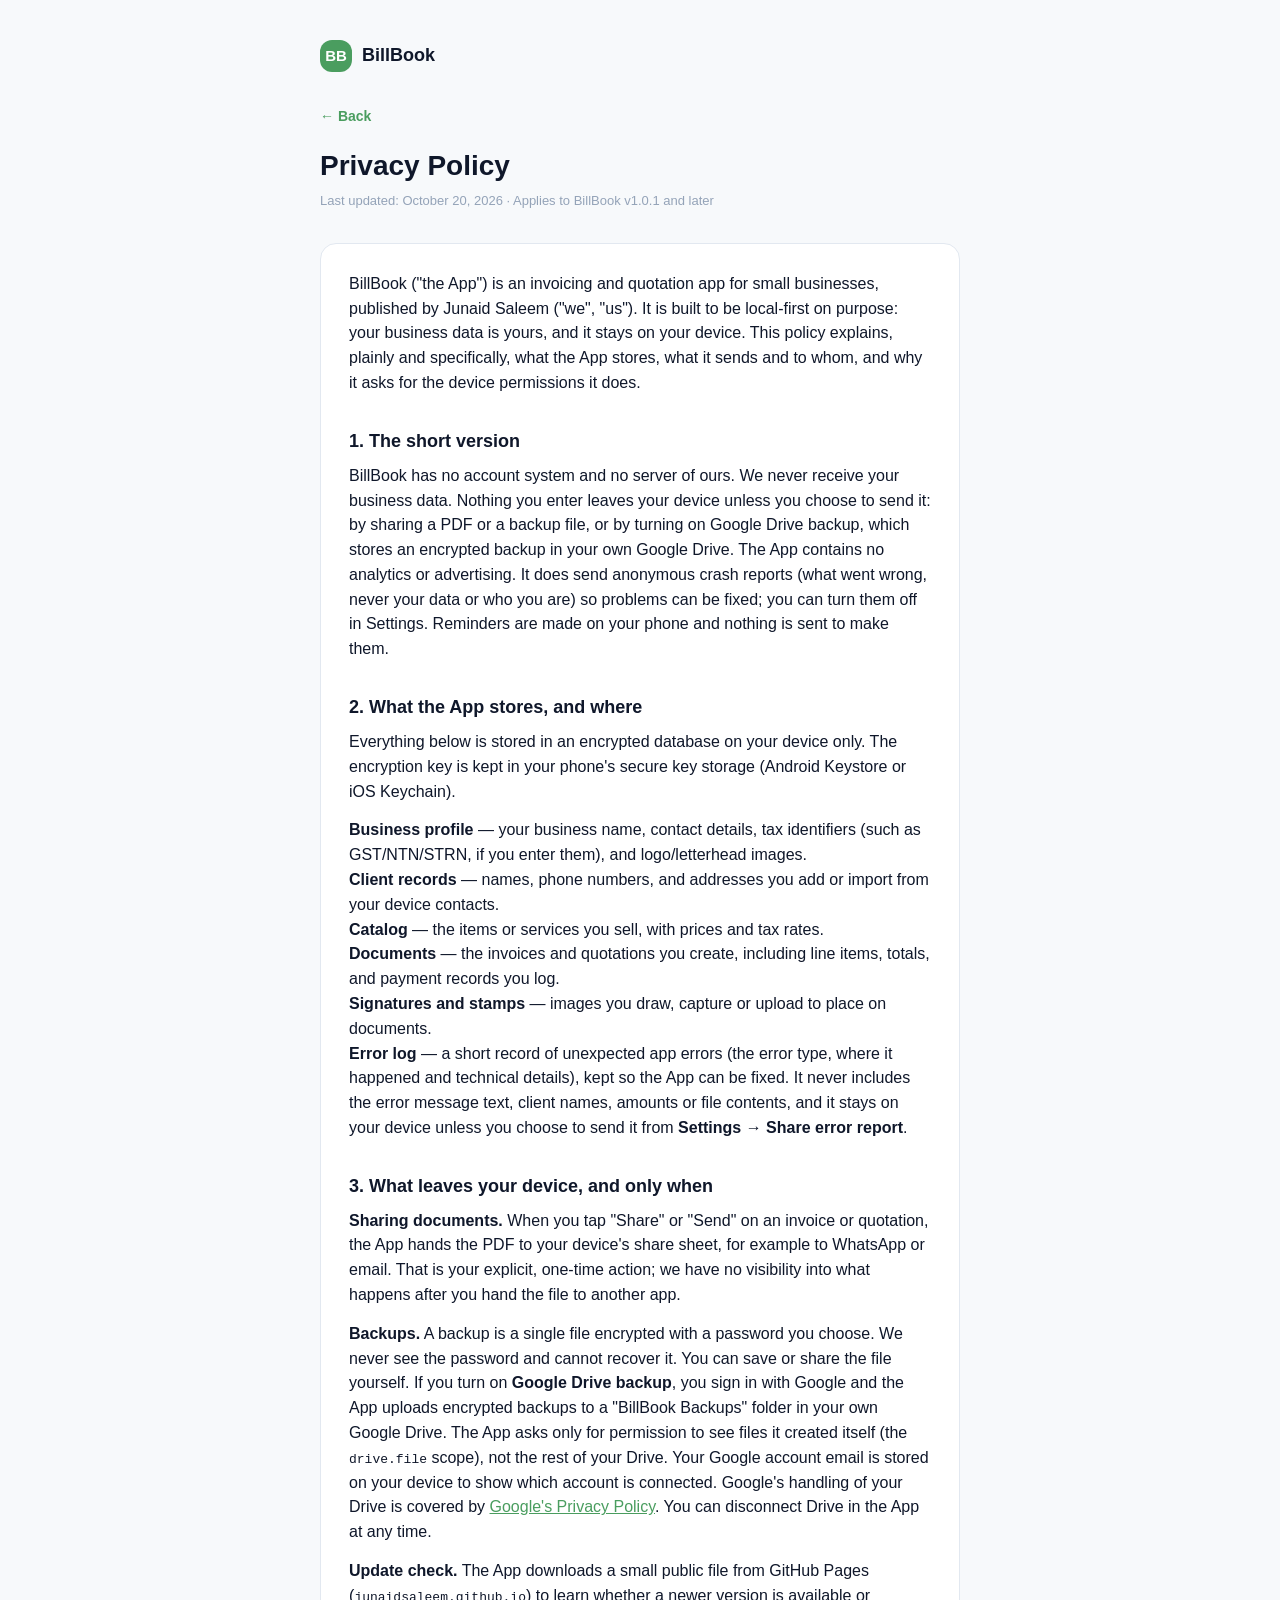
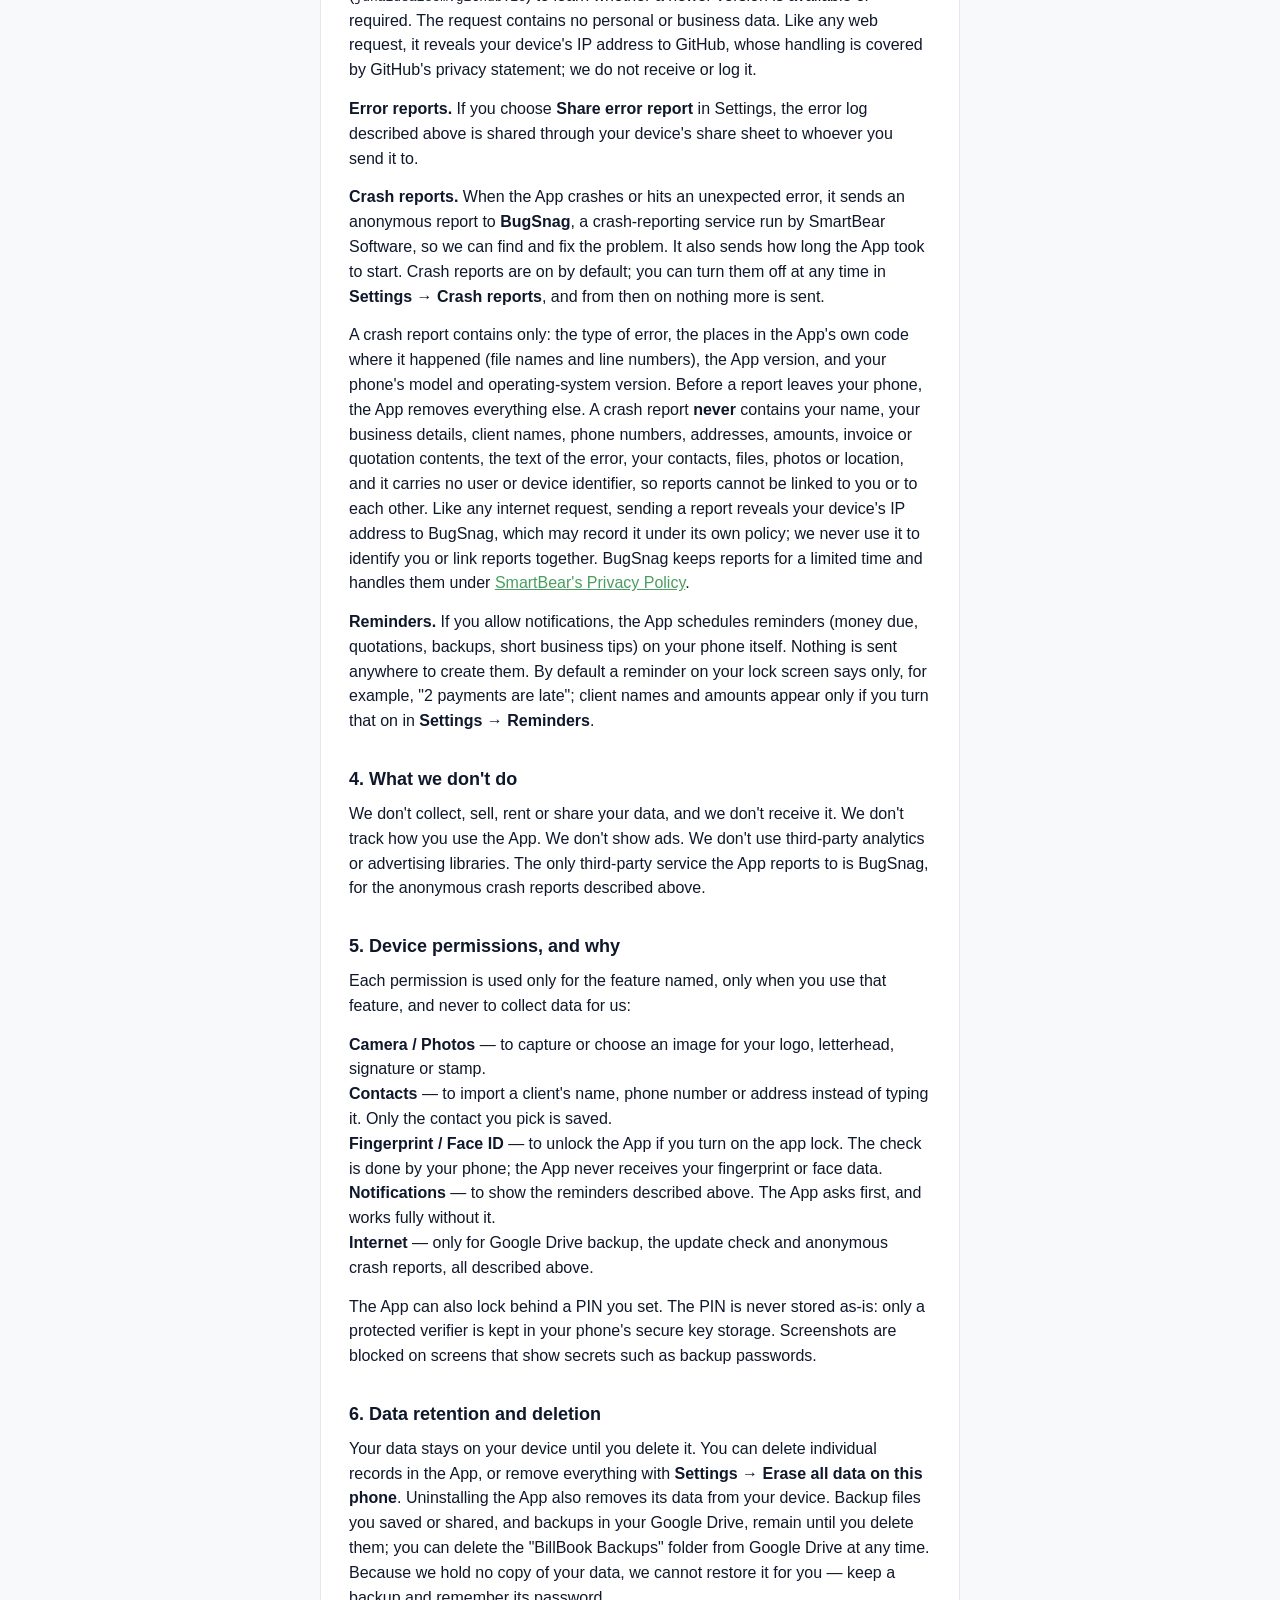
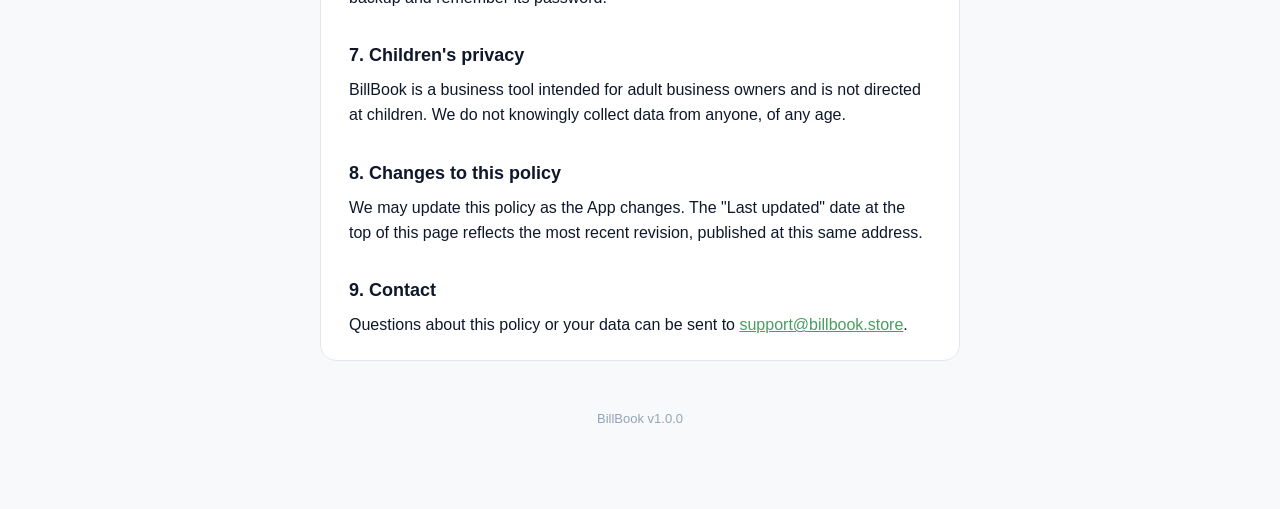
<file: privacy.html>
<!doctype html>
<html lang="en">
  <head>
    <meta charset="UTF-8" />
    <meta name="viewport" content="width=device-width, initial-scale=1" />
    <title>Privacy Policy — BillBook</title>
    <meta name="description" content="Privacy Policy for BillBook." />
    <link rel="stylesheet" href="styles.css" />
  </head>
  <body>
    <div class="page">
      <header class="site-header">
        <a class="brand" href="index.html">
          <span class="brand-mark">BB</span>
          BillBook
        </a>
      </header>

      <a class="back-link" href="index.html">← Back</a>
      <h1>Privacy Policy</h1>
      <p class="meta">
        Last updated: October 20, 2026 · Applies to BillBook v1.0.1 and later
      </p>

      <div class="doc">
        <p>
          BillBook ("the App") is an invoicing and quotation app for small
          businesses, published by Junaid Saleem ("we", "us"). It is built to be
          local-first on purpose: your business data is yours, and it stays on
          your device. This policy explains, plainly and specifically, what the
          App stores, what it sends and to whom, and why it asks for the device
          permissions it does.
        </p>

        <h2>1. The short version</h2>
        <p>
          BillBook has no account system and no server of ours. We never
          receive your business data. Nothing you enter leaves your device
          unless you choose to send it: by sharing a PDF or a backup file, or by
          turning on Google Drive backup, which stores an encrypted backup in
          your own Google Drive. The App contains no analytics or advertising.
          It does send anonymous crash reports (what went wrong, never your
          data or who you are) so problems can be fixed; you can turn them off
          in Settings. Reminders are made on your phone and nothing is sent to
          make them.
        </p>

        <h2>2. What the App stores, and where</h2>
        <p>
          Everything below is stored in an encrypted database on your device
          only. The encryption key is kept in your phone's secure key storage
          (Android Keystore or iOS Keychain).
        </p>
        <p>
          <strong>Business profile</strong> — your business name, contact
          details, tax identifiers (such as GST/NTN/STRN, if you enter them),
          and logo/letterhead images.<br />
          <strong>Client records</strong> — names, phone numbers, and addresses
          you add or import from your device contacts.<br />
          <strong>Catalog</strong> — the items or services you sell, with prices
          and tax rates.<br />
          <strong>Documents</strong> — the invoices and quotations you create,
          including line items, totals, and payment records you log.<br />
          <strong>Signatures and stamps</strong> — images you draw, capture or
          upload to place on documents.<br />
          <strong>Error log</strong> — a short record of unexpected app errors
          (the error type, where it happened and technical details), kept so
          the App can be fixed. It never includes the error message text, client
          names, amounts or file contents, and it stays on your device unless
          you choose to send it from <strong>Settings → Share error report</strong>.
        </p>

        <h2>3. What leaves your device, and only when</h2>
        <p>
          <strong>Sharing documents.</strong> When you tap "Share" or "Send" on
          an invoice or quotation, the App hands the PDF to your device's share
          sheet, for example to WhatsApp or email. That is your explicit,
          one-time action; we have no visibility into what happens after you
          hand the file to another app.
        </p>
        <p>
          <strong>Backups.</strong> A backup is a single file encrypted with a
          password you choose. We never see the password and cannot recover it.
          You can save or share the file yourself. If you turn on
          <strong>Google Drive backup</strong>, you sign in with Google and the
          App uploads encrypted backups to a "BillBook Backups" folder in your
          own Google Drive. The App asks only for permission to see files it
          created itself (the <code>drive.file</code> scope), not the rest of
          your Drive. Your Google account email is stored on your device to
          show which account is connected. Google's handling of your Drive is
          covered by
          <a href="https://policies.google.com/privacy">Google's Privacy Policy</a>.
          You can disconnect Drive in the App at any time.
        </p>
        <p>
          <strong>Update check.</strong> The App downloads a small public file
          from GitHub Pages (<code>junaidsaleem.github.io</code>) to learn
          whether a newer version is available or required. The request
          contains no personal or business data. Like any web request, it
          reveals your device's IP address to GitHub, whose handling is covered
          by GitHub's privacy statement; we do not receive or log it.
        </p>
        <p>
          <strong>Error reports.</strong> If you choose
          <strong>Share error report</strong> in Settings, the error log described above is shared through your
          device's share sheet to whoever you send it to.
        </p>
        <p>
          <strong>Crash reports.</strong> When the App crashes or hits an
          unexpected error, it sends an anonymous report to
          <strong>BugSnag</strong>, a crash-reporting service run by SmartBear
          Software, so we can find and fix the problem. It also sends how long
          the App took to start. Crash reports are on by default; you can turn
          them off at any time in <strong>Settings → Crash reports</strong>, and
          from then on nothing more is sent.
        </p>
        <p>
          A crash report contains only: the type of error, the places in the
          App's own code where it happened (file names and line numbers), the
          App version, and your phone's model and operating-system version.
          Before a report leaves your phone, the App removes everything else.
          A crash report <strong>never</strong> contains your name, your
          business details, client names, phone numbers, addresses, amounts,
          invoice or quotation contents, the text of the error, your contacts,
          files, photos or location, and it carries no user or device
          identifier, so reports cannot be linked to you or to each other. Like
          any internet request, sending a report reveals your device's IP
          address to BugSnag, which may record it under its own policy; we
          never use it to identify you or link reports together. BugSnag keeps reports
          for a limited time and handles them under
          <a href="https://smartbear.com/privacy/">SmartBear's Privacy Policy</a>.
        </p>
        <p>
          <strong>Reminders.</strong> If you allow notifications, the App
          schedules reminders (money due, quotations, backups, short business
          tips) on your phone itself. Nothing is sent anywhere to create them.
          By default a reminder on your lock screen says only, for example,
          "2 payments are late"; client names and amounts appear only if you
          turn that on in <strong>Settings → Reminders</strong>.
        </p>

        <h2>4. What we don't do</h2>
        <p>
          We don't collect, sell, rent or share your data, and we don't receive
          it. We don't track how you use the App. We don't show ads. We don't
          use third-party analytics or advertising libraries. The only
          third-party service the App reports to is BugSnag, for the anonymous
          crash reports described above.
        </p>

        <h2>5. Device permissions, and why</h2>
        <p>
          Each permission is used only for the feature named, only when you use
          that feature, and never to collect data for us:
        </p>
        <p>
          <strong>Camera / Photos</strong> — to capture or choose an image for
          your logo, letterhead, signature or stamp.<br />
          <strong>Contacts</strong> — to import a client's name, phone number or
          address instead of typing it. Only the contact you pick is saved.<br />
          <strong>Fingerprint / Face ID</strong> — to unlock the App if you turn
          on the app lock. The check is done by your phone; the App never
          receives your fingerprint or face data.<br />
          <strong>Notifications</strong> — to show the reminders described
          above. The App asks first, and works fully without it.<br />
          <strong>Internet</strong> — only for Google Drive backup, the update
          check and anonymous crash reports, all described above.
        </p>
        <p>
          The App can also lock behind a PIN you set. The PIN is never stored
          as-is: only a protected verifier is kept in your phone's secure key
          storage. Screenshots are blocked on screens that show secrets such as
          backup passwords.
        </p>

        <h2>6. Data retention and deletion</h2>
        <p>
          Your data stays on your device until you delete it. You can delete
          individual records in the App, or remove everything with
          <strong>Settings → Erase all data on this phone</strong>. Uninstalling the App also
          removes its data from your device. Backup files you saved or shared,
          and backups in your Google Drive, remain until you delete them; you
          can delete the "BillBook Backups" folder from Google Drive at any time.
          Because we hold no copy of your data, we cannot restore it for you —
          keep a backup and remember its password.
        </p>

        <h2>7. Children's privacy</h2>
        <p>
          BillBook is a business tool intended for adult business owners and is
          not directed at children. We do not knowingly collect data from
          anyone, of any age.
        </p>

        <h2>8. Changes to this policy</h2>
        <p>
          We may update this policy as the App changes. The "Last updated" date
          at the top of this page reflects the most recent revision, published
          at this same address.
        </p>

        <h2>9. Contact</h2>
        <p>
          Questions about this policy or your data can be sent to
          <a href="mailto:support@billbook.store">support@billbook.store</a>.
        </p>
      </div>

      <footer>BillBook v1.0.0</footer>
    </div>
  </body>
</html>
</file>
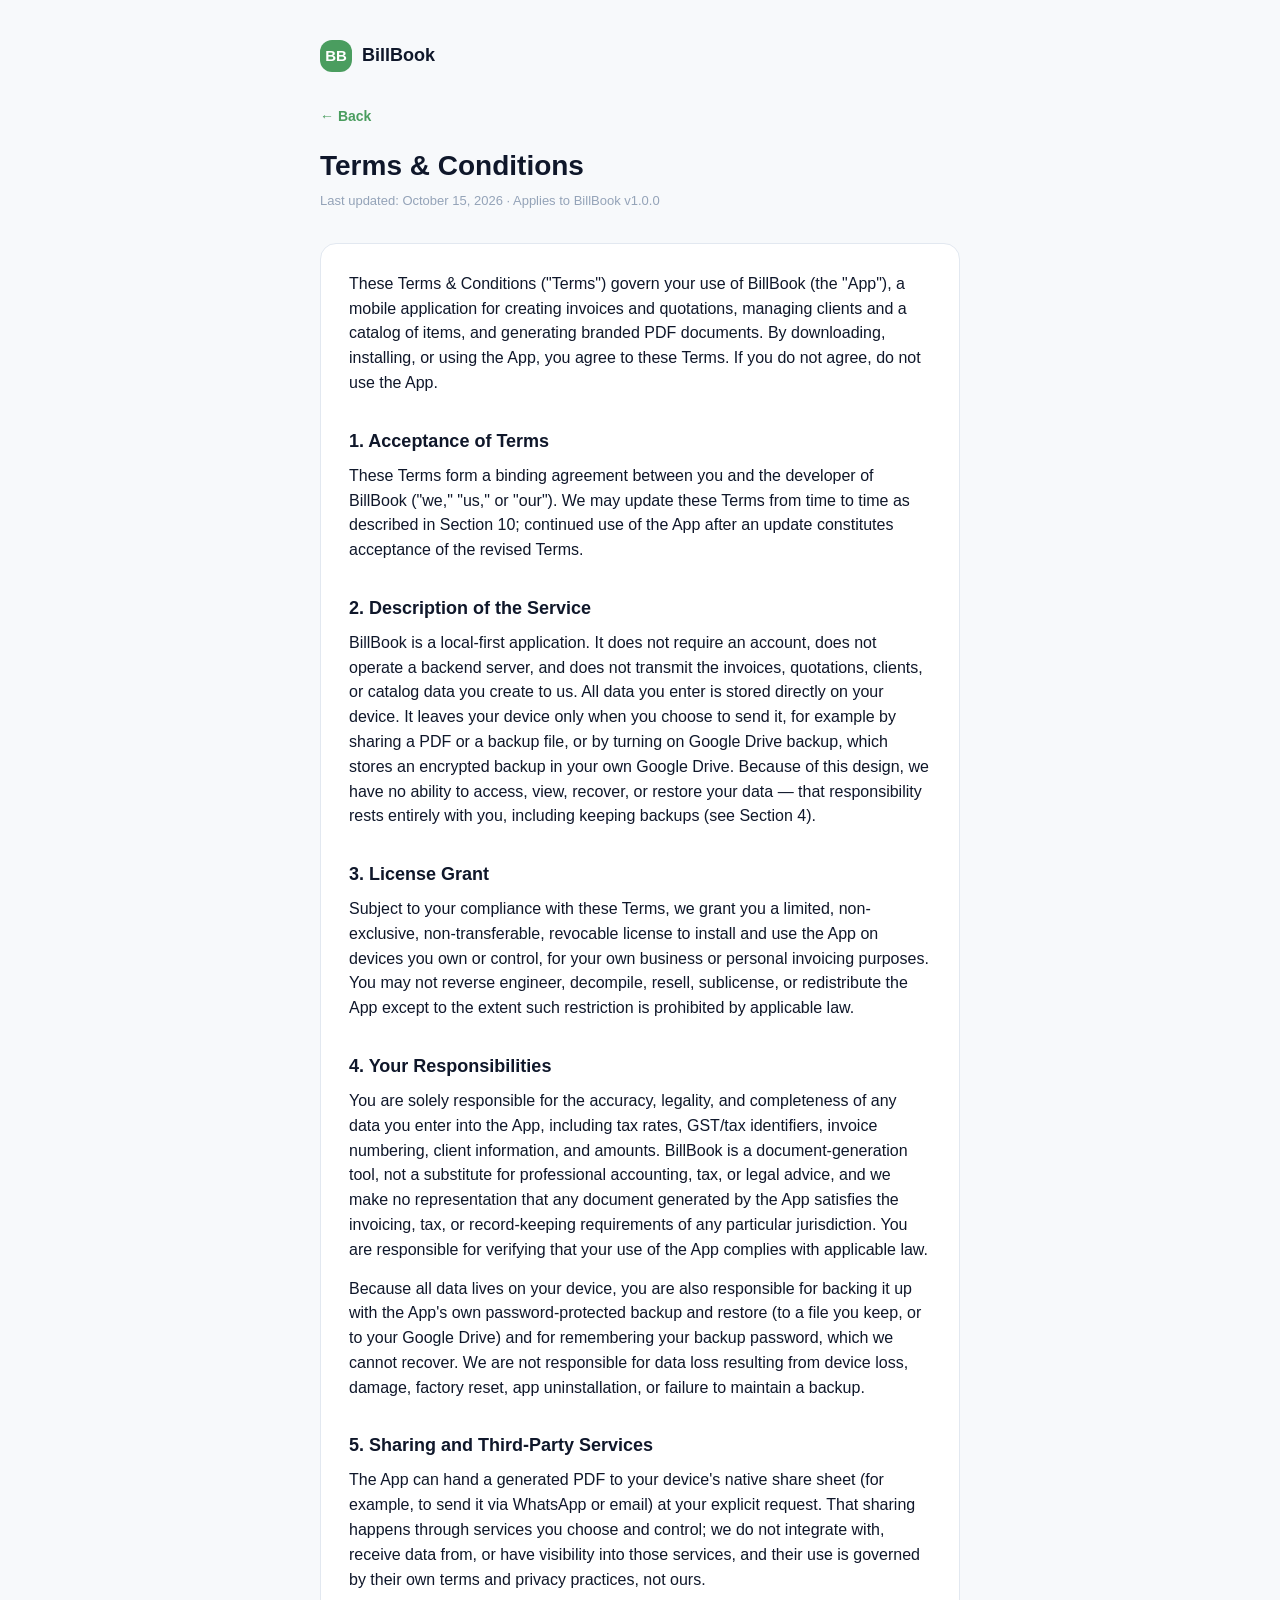
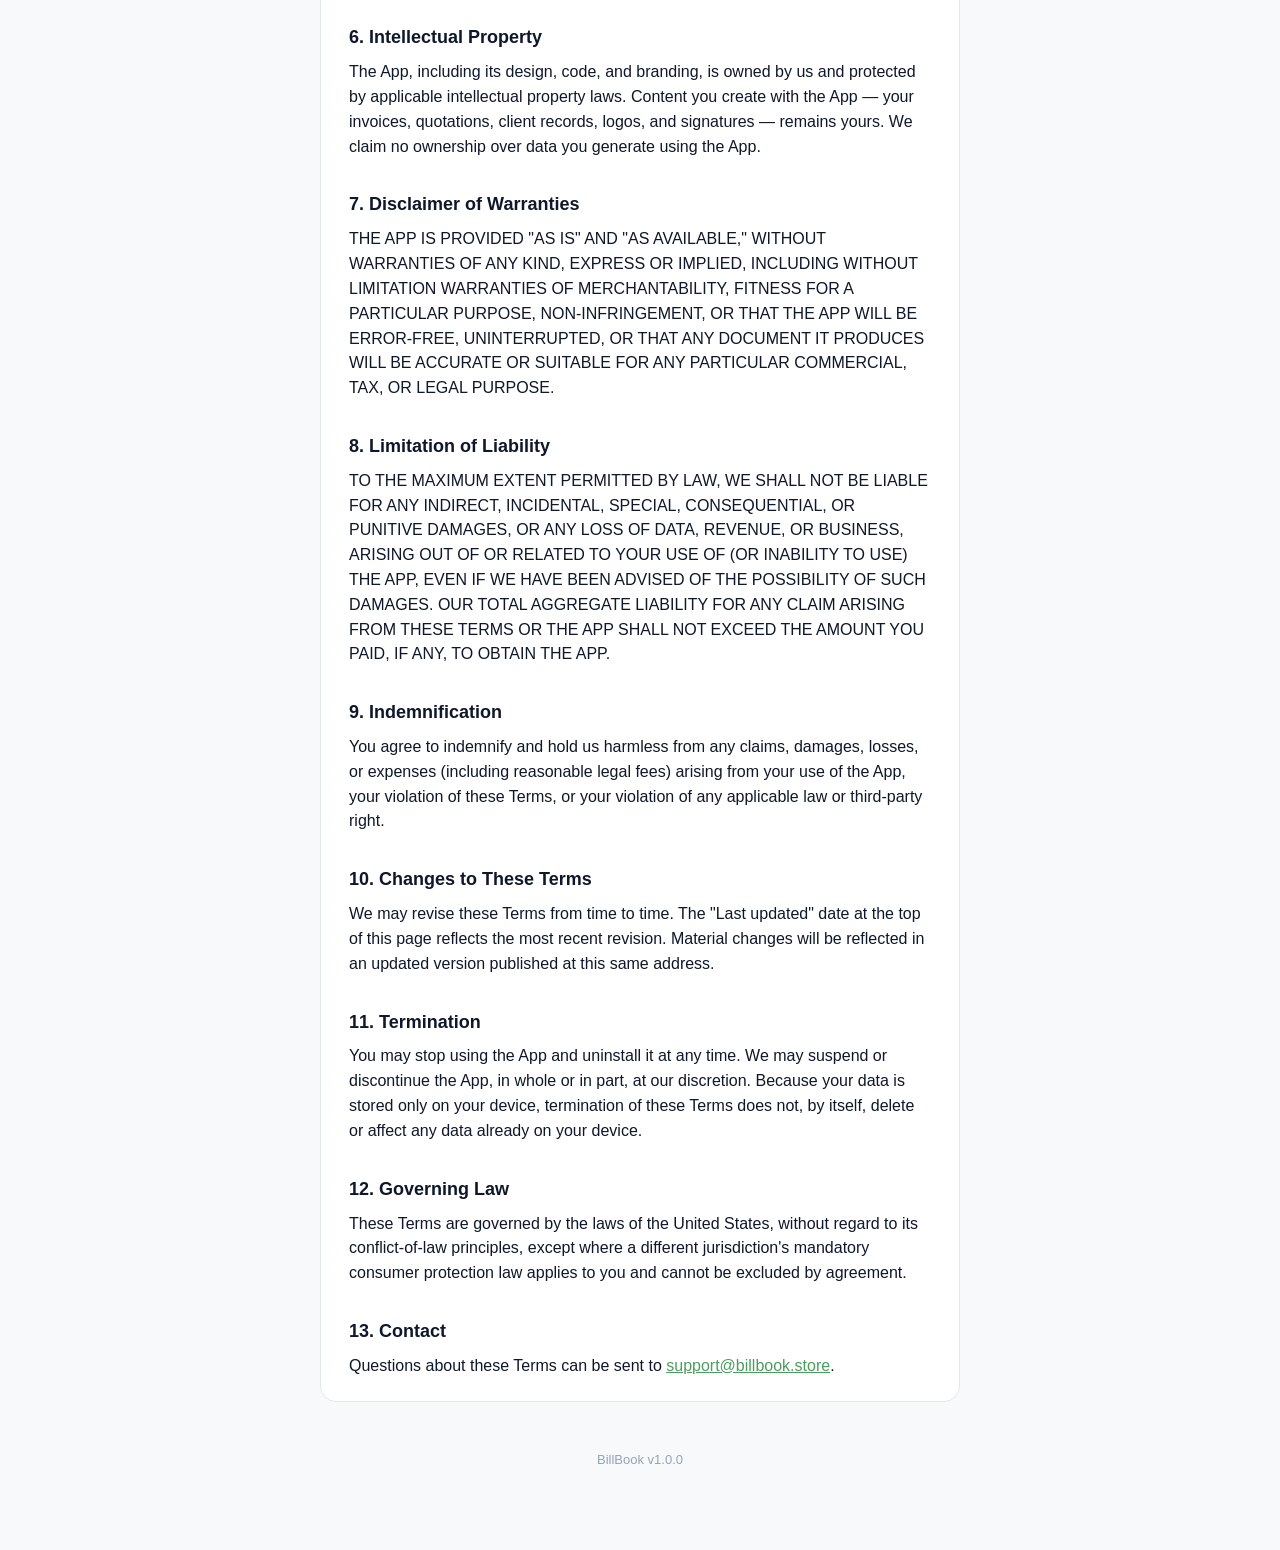
<file: terms.html>
<!doctype html>
<html lang="en">
  <head>
    <meta charset="UTF-8" />
    <meta name="viewport" content="width=device-width, initial-scale=1" />
    <title>Terms & Conditions — BillBook</title>
    <meta name="description" content="Terms & Conditions for BillBook." />
    <link rel="stylesheet" href="styles.css" />
  </head>
  <body>
    <div class="page">
      <header class="site-header">
        <a class="brand" href="index.html">
          <span class="brand-mark">BB</span>
          BillBook
        </a>
      </header>

      <a class="back-link" href="index.html">← Back</a>
      <h1>Terms & Conditions</h1>
      <p class="meta">
        Last updated: October 15, 2026 · Applies to BillBook v1.0.0
      </p>

      <div class="doc">
        <p>
          These Terms & Conditions ("Terms") govern your use of BillBook (the
          "App"), a mobile application for creating invoices and quotations,
          managing clients and a catalog of items, and generating branded PDF
          documents. By downloading, installing, or using the App, you agree to
          these Terms. If you do not agree, do not use the App.
        </p>

        <h2>1. Acceptance of Terms</h2>
        <p>
          These Terms form a binding agreement between you and the developer of
          BillBook ("we," "us," or "our"). We may update these Terms from time
          to time as described in Section 10; continued use of the App after an
          update constitutes acceptance of the revised Terms.
        </p>

        <h2>2. Description of the Service</h2>
        <p>
          BillBook is a local-first application. It does not require an
          account, does not operate a backend server, and does not transmit the
          invoices, quotations, clients, or catalog data you create to us. All
          data you enter is stored directly on your device. It leaves your
          device only when you choose to send it, for example by sharing a PDF
          or a backup file, or by turning on Google Drive backup, which stores
          an encrypted backup in your own Google Drive.
          Because of this design, we have no ability to access, view, recover,
          or restore your data — that responsibility rests entirely with you,
          including keeping backups (see Section 4).
        </p>

        <h2>3. License Grant</h2>
        <p>
          Subject to your compliance with these Terms, we grant you a limited,
          non-exclusive, non-transferable, revocable license to install and use
          the App on devices you own or control, for your own business or
          personal invoicing purposes. You may not reverse engineer, decompile,
          resell, sublicense, or redistribute the App except to the extent such
          restriction is prohibited by applicable law.
        </p>

        <h2>4. Your Responsibilities</h2>
        <p>
          You are solely responsible for the accuracy, legality, and
          completeness of any data you enter into the App, including tax rates,
          GST/tax identifiers, invoice numbering, client information, and
          amounts. BillBook is a document-generation tool, not a substitute
          for professional accounting, tax, or legal advice, and we make no
          representation that any document generated by the App satisfies the
          invoicing, tax, or record-keeping requirements of any particular
          jurisdiction. You are responsible for verifying that your use of the
          App complies with applicable law.
        </p>
        <p>
          Because all data lives on your device, you are also responsible for
          backing it up with the App's own password-protected backup and
          restore (to a file you keep, or to your Google Drive) and for
          remembering your backup password, which we cannot recover. We are not responsible for data loss
          resulting from device loss, damage, factory reset, app uninstallation,
          or failure to maintain a backup.
        </p>

        <h2>5. Sharing and Third-Party Services</h2>
        <p>
          The App can hand a generated PDF to your device's native share sheet
          (for example, to send it via WhatsApp or email) at your explicit
          request. That sharing happens through services you choose and control;
          we do not integrate with, receive data from, or have visibility into
          those services, and their use is governed by their own terms and
          privacy practices, not ours.
        </p>

        <h2>6. Intellectual Property</h2>
        <p>
          The App, including its design, code, and branding, is owned by us and
          protected by applicable intellectual property laws. Content you create
          with the App — your invoices, quotations, client records, logos, and
          signatures — remains yours. We claim no ownership over data you
          generate using the App.
        </p>

        <h2>7. Disclaimer of Warranties</h2>
        <p>
          THE APP IS PROVIDED "AS IS" AND "AS AVAILABLE," WITHOUT WARRANTIES OF
          ANY KIND, EXPRESS OR IMPLIED, INCLUDING WITHOUT LIMITATION WARRANTIES
          OF MERCHANTABILITY, FITNESS FOR A PARTICULAR PURPOSE,
          NON-INFRINGEMENT, OR THAT THE APP WILL BE ERROR-FREE, UNINTERRUPTED,
          OR THAT ANY DOCUMENT IT PRODUCES WILL BE ACCURATE OR SUITABLE FOR ANY
          PARTICULAR COMMERCIAL, TAX, OR LEGAL PURPOSE.
        </p>

        <h2>8. Limitation of Liability</h2>
        <p>
          TO THE MAXIMUM EXTENT PERMITTED BY LAW, WE SHALL NOT BE LIABLE FOR ANY
          INDIRECT, INCIDENTAL, SPECIAL, CONSEQUENTIAL, OR PUNITIVE DAMAGES, OR
          ANY LOSS OF DATA, REVENUE, OR BUSINESS, ARISING OUT OF OR RELATED TO
          YOUR USE OF (OR INABILITY TO USE) THE APP, EVEN IF WE HAVE BEEN
          ADVISED OF THE POSSIBILITY OF SUCH DAMAGES. OUR TOTAL AGGREGATE
          LIABILITY FOR ANY CLAIM ARISING FROM THESE TERMS OR THE APP SHALL NOT
          EXCEED THE AMOUNT YOU PAID, IF ANY, TO OBTAIN THE APP.
        </p>

        <h2>9. Indemnification</h2>
        <p>
          You agree to indemnify and hold us harmless from any claims, damages,
          losses, or expenses (including reasonable legal fees) arising from
          your use of the App, your violation of these Terms, or your violation
          of any applicable law or third-party right.
        </p>

        <h2>10. Changes to These Terms</h2>
        <p>
          We may revise these Terms from time to time. The "Last updated" date
          at the top of this page reflects the most recent revision. Material
          changes will be reflected in an updated version published at this same
          address.
        </p>

        <h2>11. Termination</h2>
        <p>
          You may stop using the App and uninstall it at any time. We may
          suspend or discontinue the App, in whole or in part, at our
          discretion. Because your data is stored only on your device,
          termination of these Terms does not, by itself, delete or affect any
          data already on your device.
        </p>

        <h2>12. Governing Law</h2>
        <p>
          These Terms are governed by the laws of the United States, without
          regard to its conflict-of-law principles, except where a different
          jurisdiction's mandatory consumer protection law applies to you and
          cannot be excluded by agreement.
        </p>

        <h2>13. Contact</h2>
        <p>
          Questions about these Terms can be sent to
          <a href="mailto:support@billbook.store"
            >support@billbook.store</a
          >.
        </p>
      </div>

      <footer>BillBook v1.0.0</footer>
    </div>
  </body>
</html>
</file>
<file: styles.css>
:root {
  --primary: #4a9d5f;
  --primary-pressed: #3e8650;
  --primary-surface: #eaf6ee;
  --primary-border: #c6e4d0;

  --ink: #0f172a;
  --ink-secondary: #64748b;
  --ink-muted: #94a3b8;

  --bg-page: #f7f9fb;
  --bg-card: #ffffff;
  --border: #e2e8f0;

  --radius-md: 12px;
  --radius-lg: 16px;
  --radius-pill: 999px;

  color-scheme: light;
}

@media (prefers-color-scheme: dark) {
  :root {
    --primary: #5cb473;
    --primary-pressed: #6fc086;
    --primary-surface: #14251a;
    --primary-border: #234a30;

    --ink: #f1f5f9;
    --ink-secondary: #b6c2d1;
    --ink-muted: #8291a3;

    --bg-page: #0f172a;
    --bg-card: #16213a;
    --border: #263449;

    color-scheme: dark;
  }
}

* {
  box-sizing: border-box;
}

body {
  margin: 0;
  background: var(--bg-page);
  color: var(--ink);
  font-family:
    -apple-system, BlinkMacSystemFont, "Segoe UI", Roboto, Helvetica, Arial,
    sans-serif;
  line-height: 1.55;
}

.page {
  max-width: 680px;
  margin: 0 auto;
  padding: 40px 20px 80px;
}

.brand {
  display: flex;
  align-items: center;
  gap: 10px;
  text-decoration: none;
  color: var(--ink);
  font-weight: 700;
  font-size: 18px;
}

.brand-mark {
  width: 32px;
  height: 32px;
  border-radius: var(--radius-md);
  background: var(--primary);
  color: #fff;
  display: flex;
  align-items: center;
  justify-content: center;
  font-weight: 700;
  font-size: 15px;
  flex-shrink: 0;
}

header.site-header {
  margin-bottom: 32px;
}

.eyebrow {
  text-transform: uppercase;
  letter-spacing: 0.06em;
  font-size: 12px;
  font-weight: 600;
  color: var(--ink-muted);
  margin: 24px 0 6px;
}

h1 {
  font-size: 28px;
  line-height: 1.25;
  margin: 0 0 8px;
  color: var(--ink);
}

h2 {
  font-size: 18px;
  margin: 32px 0 8px;
  color: var(--ink);
}

p {
  color: var(--ink);
  margin: 0 0 14px;
}

.subtitle {
  color: var(--ink-secondary);
  font-size: 15px;
  margin: 0;
}

.meta {
  color: var(--ink-muted);
  font-size: 13px;
  margin: 0 0 32px;
}

.card-grid {
  display: grid;
  gap: 12px;
  margin-top: 24px;
}

.card-link {
  display: flex;
  align-items: center;
  justify-content: space-between;
  gap: 12px;
  background: var(--bg-card);
  border: 1px solid var(--border);
  border-radius: var(--radius-lg);
  padding: 16px 18px;
  text-decoration: none;
  color: var(--ink);
}

.card-link:hover {
  border-color: var(--primary-border);
}

.card-link-title {
  font-weight: 600;
  font-size: 15px;
}

.card-link-subtitle {
  color: var(--ink-secondary);
  font-size: 13px;
  margin-top: 2px;
}

.card-link-arrow {
  color: var(--ink-muted);
  font-size: 18px;
  flex-shrink: 0;
}

.doc {
  background: var(--bg-card);
  border: 1px solid var(--border);
  border-radius: var(--radius-lg);
  padding: 28px 28px 8px;
  margin-top: 8px;
}

.back-link {
  display: inline-block;
  color: var(--primary);
  text-decoration: none;
  font-size: 14px;
  font-weight: 600;
  margin-bottom: 20px;
}

.back-link:hover {
  color: var(--primary-pressed);
}

a {
  color: var(--primary);
}

a:hover {
  color: var(--primary-pressed);
}

footer {
  margin-top: 48px;
  color: var(--ink-muted);
  font-size: 13px;
  text-align: center;
}
</file>
